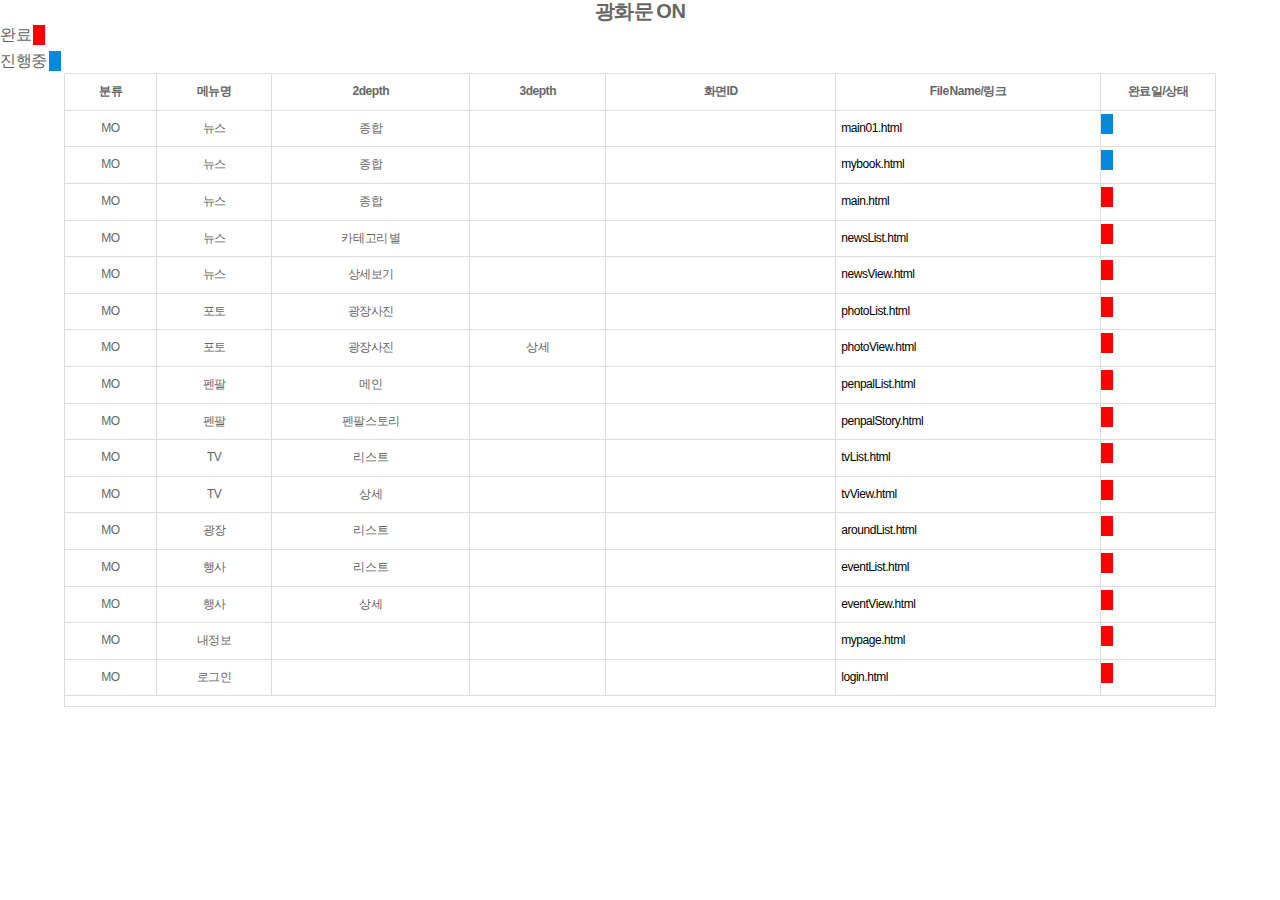
<file: index.html>
<!DOCTYPE html>
<html lang="ko">

<head>
  <meta charset="utf-8" />
  <meta http-equiv="X-UA-Compatible" content="IE=edge" />
  <meta name="viewport"
    content="width=device-width, initial-scale=1.0, maximum-scale=1.0, minimum-scale=1.0, user-scalable=1, target-densitydpi=medium-dpi" />
  <title>광화문 ON 사이트맵</title>
  <link rel="stylesheet" type="text/css" href="./css/style.css" />
  <style type="text/css">
    body,
    html,
    td,
    h1,
    th {
      font-family: "Nanum Gothic", "맑은 고딕", "돋움", Dotum, AppleGothic,
        Helvetica, sans-serif;
      background: #fff;
      color: #666;
    }

    h1 {
      width: 100%;
      height: 22px;
      line-height: 22px;
      text-align: center;
      font-size: 20px;
      font-weight: bold;
    }

    table {
      border-right: 1px solid #ddd;
      border-bottom: 1px solid #ddd;
    }

    th {
      background: #eee;
    }

    th,
    td {
      padding: 5px 5px;
      border-top: 1px solid #ddd;
      border-left: 1px solid #ddd;
      font-size: 12px;
      background: #fff;
      text-align: center;
    }

    td a {
      text-decoration: underline;
      color: blue;
      display: block;
    }

    td a:hover {
      text-decoration: underline;
      color: red;
      display: block;
    }

    /*ㅇㄹㅇ*/
    td:nth-child(3) {
      text-align: center;
    }

    td:nth-child(6) {
      text-align: left;
    }

    td {
      position: relative;
    }

    .r:after,
    .ok:after {
      background: red;
      font-weight: 700;
      color: #085e77;

      text-align: center;
      content: "";
      display: inline-block;
      width: 12px;
      height: 20px;
      position: absolute;
      /*left:0; top:30%;
		border:1px solid red;*/
    }

    .b:after,
    .ing:after {
      background: #0788da;
      font-weight: 700;
      color: #fff;
      text-align: center;
      content: "";
      display: inline-block;
      width: 12px;
      height: 20px;
      /*position:absolute;
		left:0; top:30%;*/
    }

    td.r:after,
    td.ok:after {
      background: red;
      font-weight: 700;
      color: #085e77;

      text-align: center;
      content: "";
      display: inline-block;
      width: 12px;
      height: 20px;
      position: absolute;
      left: 0;
      top: 3px;
    }

    td.b:after,
    td.ing:after {
      background: #0788da;
      font-weight: 700;
      color: #fff;
      text-align: center;
      content: "";
      display: inline-block;
      width: 12px;
      height: 20px;
      position: absolute;
      left: 0;
      top: 3px;
    }

    /*tab-control*/
    .tab-control .tabs {
      padding-left: 0;
      list-style: none;
      margin: 0 !important;
      z-index: 2;
    }

    .tab-control .tabs li ul,
    .tab-control .tabs li ol {
      list-style: none;
      padding-left: 25px;
    }

    .tab-control .tabs:before,
    .tab-control .tabs:after {
      display: table;
      content: "";
    }

    .tab-control .tabs:after {
      clear: both;
    }

    .tab-control .tabs>li {
      background-color: #ffffff;
      display: block;
      float: left;
      margin-left: 5px;
      position: relative;
    }

    .tab-control .tabs>li>a {
      border: 1px #eeeeee solid;
      display: block;
      float: left;
      padding: 5px 10px;
      z-index: 10;
      top: 0;
      left: 0;
      color: inherit;
      background-color: #eeeeee;
    }

    .tab-control .tabs>li.active a {
      border-bottom-color: #ffffff;
      background-color: #ffffff;
      border-top: 2px #e51400 solid;
    }

    .tab-control .tabs>li.active:hover a {
      background-color: #ffffff;
      color: #1d1d1d;
    }

    .tab-control .tabs>li:hover a {
      background-color: #d5d5d5;
      color: #ffffff;
    }

    .tab-control .tabs>li.place-right {
      float: right;
      margin-right: 5px;
      margin-left: auto;
    }

    .tab-control .tabs.no-spaces>li {
      margin-left: 0;
    }

    .tab-control .frames {
      z-index: 1;
      border: 1px #eeeeee solid;
      margin-top: -1px;
    }

    .tab-control .frames .frame {
      display: none;
    }

    .tab-control .frames .frame:first-child {
      display: block;
    }

    .tab-control .frame {
      padding: 20px;
    }

    a:visited {
      color: red;
    }

    @media (max-width: 1016px) {
      .hidden-phone {
        display: none;
      }
    }
  </style>
</head>

<body>
  <div id="wrap">
    <h1>광화문 ON</h1>
    완료
    <span class="ok r" style="width: 10px; height: 15px; display: inline-block"></span><br />
    진행중
    <span class="ing b" style="width: 10px; height: 15px; display: inline-block"></span><br />

    <div class="frame" id="page_1">
      <table cellpadding="0" cellspacing="0" width="90%" style="margin: 0 auto">
        <colgroup>
          <col style="width: 8%" />
          <col style="width: 10%" />
          <col style="" />
          <col style="" />
          <col style="width: 20%" />
          <col style="" />
          <col style="width: 10%" />
        </colgroup>
        <thead>
          <tr>
            <th>분류</th>
            <th>메뉴명</th>
            <th>2depth</th>
            <th>3depth</th>
            <th>화면ID</th>
            <th>File Name/링크</th>
            <th>완료일/상태</th>
          </tr>
        </thead>
        <!---->
        <tbody>
          <tr>
            <td>MO</td>
            <td>뉴스</td>
            <td>종합</td>
            <td></td>
            <td></td>
            <td><a href="./html/main01.html">main01.html</a></td>
            <td class="b"></td>
          </tr>
          <tr>
            <td>MO</td>
            <td>뉴스</td>
            <td>종합</td>
            <td></td>
            <td></td>
            <td><a href="./html/mybook.html">mybook.html</a></td>
            <td class="b"></td>
          </tr>
          <tr>
            <td>MO</td>
            <td>뉴스</td>
            <td>종합</td>
            <td></td>
            <td></td>
            <td><a href="./html/main.html">main.html</a></td>
            <td class="r"></td>
          </tr>
          <tr>
            <td>MO</td>
            <td>뉴스</td>
            <td>카테고리 별</td>
            <td></td>
            <td></td>
            <td><a href="./html/newsList.html">newsList.html</a></td>
            <td class="r"></td>
          </tr>
          <tr>
            <td>MO</td>
            <td>뉴스</td>
            <td>상세보기</td>
            <td></td>
            <td></td>
            <td><a href="./html/newsView.html">newsView.html</a></td>
            <td class="r"></td>
          </tr>
          <tr>
            <td>MO</td>
            <td>포토</td>
            <td>광장사진</td>
            <td></td>
            <td></td>
            <td><a href="./html/photoList.html">photoList.html</a></td>
            <td class="r"></td>
          </tr>
          <tr>
            <td>MO</td>
            <td>포토</td>
            <td>광장사진</td>
            <td>상세</td>
            <td></td>
            <td><a href="./html/photoView.html">photoView.html</a></td>
            <td class="r"></td>
          </tr>
          <tr>
            <td>MO</td>
            <td>펜팔</td>
            <td>메인</td>
            <td></td>
            <td></td>
            <td><a href="./html/penpalList.html">penpalList.html</a></td>
            <td class="r"></td>
          </tr>
          <tr>
            <td>MO</td>
            <td>펜팔</td>
            <td>펜팔스토리</td>
            <td></td>
            <td></td>
            <td><a href="./html/penpalStory.html">penpalStory.html</a></td>
            <td class="r"></td>
          </tr>

          <tr>
            <td>MO</td>
            <td>TV</td>
            <td>리스트</td>
            <td></td>
            <td></td>
            <td><a href="./html/tvList.html">tvList.html</a></td>
            <td class="r"></td>
          </tr>
          <tr>
            <td>MO</td>
            <td>TV</td>
            <td>상세</td>
            <td></td>
            <td></td>
            <td><a href="./html/tvView.html">tvView.html</a></td>
            <td class="r"></td>
          </tr>

          <tr>
            <td>MO</td>
            <td>광장</td>
            <td>리스트</td>
            <td></td>
            <td></td>
            <td><a href="./html/aroundList.html">aroundList.html</a></td>
            <td class="r"></td>
          </tr>

          <tr>
            <td>MO</td>
            <td>행사</td>
            <td>리스트</td>
            <td></td>
            <td></td>
            <td><a href="./html/eventList.html">eventList.html</a></td>
            <td class="r"></td>
          </tr>
          <tr>
            <td>MO</td>
            <td>행사</td>
            <td>상세</td>
            <td></td>
            <td></td>
            <td><a href="./html/eventView.html">eventView.html</a></td>
            <td class="r"></td>
          </tr>

          <tr>
            <td>MO</td>
            <td>내정보</td>
            <td></td>
            <td></td>
            <td></td>
            <td><a href="./html/mypage.html">mypage.html</a></td>
            <td class="r"></td>
          </tr>
          <tr>
            <td>MO</td>
            <td>로그인</td>
            <td></td>
            <td></td>
            <td></td>
            <td><a href="./html/login.html">login.html</a></td>
            <td class="r"></td>
          </tr>

          <tr>
            <td colspan="7"></td>
          </tr>
        </tbody>
      </table>
    </div>
    <!-- //공통 -->
  </div>
</body>

</html>
</file>
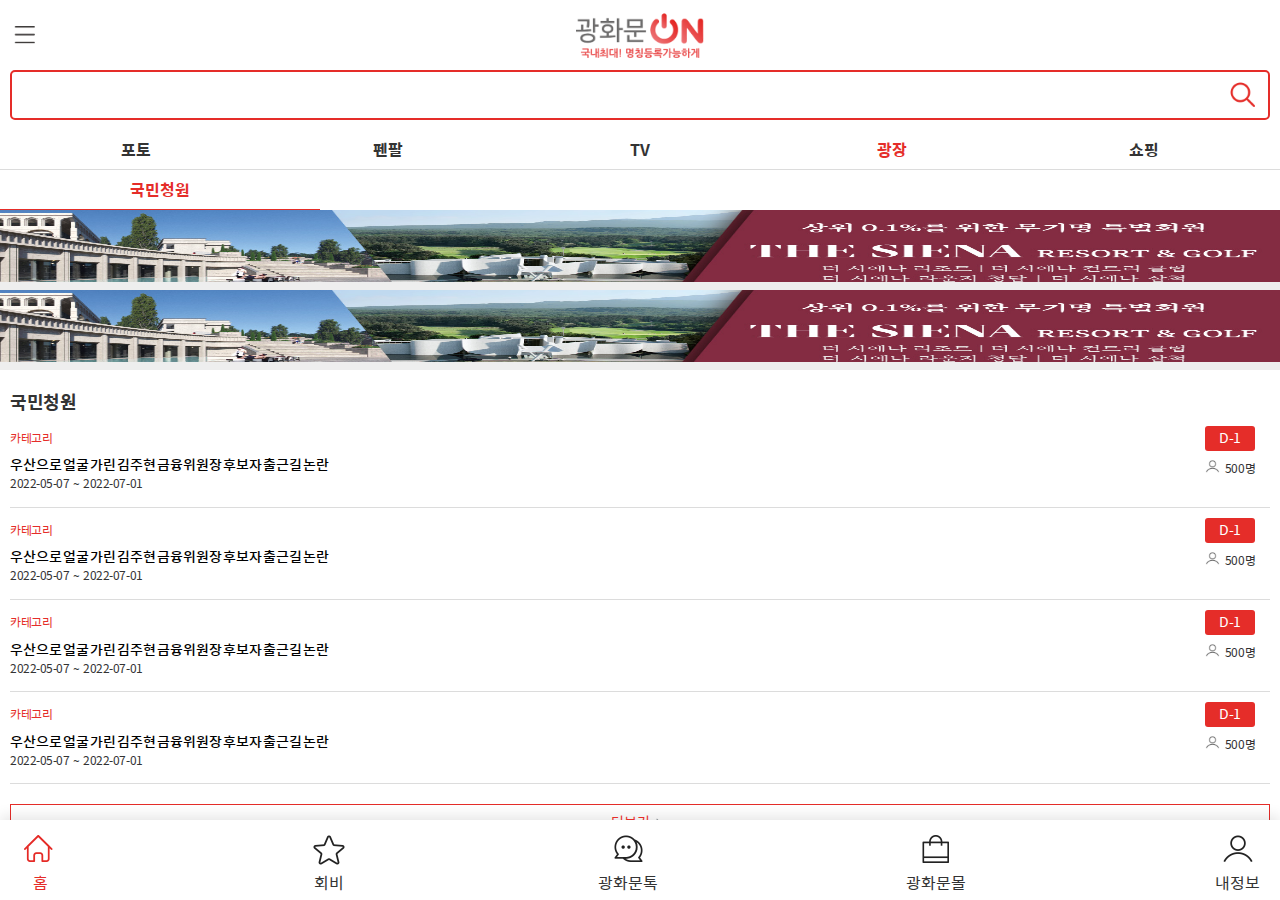
<file: html/aroundList.html>
<!DOCTYPE html>
<html lang="en">
  <head>
    <meta charset="UTF-8" />
    <meta http-equiv="X-UA-Compatible" content="IE=edge" />
    <meta name="viewport" content="width=device-width, initial-scale=1.0" />
    <title>Document</title>
    <link rel="stylesheet" href="../css/style.css" />

    <link
      rel="stylesheet"
      href="https://unpkg.com/swiper/swiper-bundle.min.css"
    />
    <script type="text/javascript" src="../js/jquery-1.12.4.min.js"></script>
    <script type="text/javascript" src="../js/front.js"></script>
  </head>
  <body>
    <div id="wrap">
      <header>
        <h1>
          <button type="button">로고</button>
        </h1>
        <button type="button" class="menu" onclick="openNav()">빠른메뉴</button>

        <div class="search-wrap">
          <input type="search" placeholder="" />
          <button type="button" class="ic search">검색</button>
        </div>
      </header>

      <div class="nav-wrap">
        <nav>
          <button type="button">뉴스</button>
          <button type="button">포토</button>
          <button type="button">펜팔</button>
          <button type="button">TV</button>
          <button type="button" class="on">광장</button>
          <button type="button">쇼핑</button>
          <button type="button">행사</button>
        </nav>
      </div>
      <!--//nav-wrap-->

      <section class="">
        <div class="tab-list flex0">
          <button type="button" class="on" style="width: 25%">국민청원</button>
        </div>

        <section class="banner-wrap">
          <a href="#non"><img src="../images/banner.jpg" alt="" /></a>
        </section>

        <section class="banner-wrap">
          <a href="#non"><img src="../images/banner.jpg" alt="" /></a>
        </section>

        <div class="around-list">
          <h2 class="title">국민청원</h2>
          <ul>
            <li>
              <div>
                <span class="category">카테고리</span>
                <button type="button">
                  우산으로 얼굴 가린 김주현 금융위원장 후보자 출근길 논란
                </button>
                <div>2022-05-07 ~ 2022-07-01</div>
              </div>
              <div>
                <span class="dday">D-1</span>
                <span class="join">500명</span>
              </div>
            </li>
            <li>
              <div>
                <span class="category">카테고리</span>
                <button type="button">
                  우산으로 얼굴 가린 김주현 금융위원장 후보자 출근길 논란
                </button>
                <div>2022-05-07 ~ 2022-07-01</div>
              </div>
              <div>
                <span class="dday">D-1</span>
                <span class="join">500명</span>
              </div>
            </li>
            <li>
              <div>
                <span class="category">카테고리</span>
                <button type="button">
                  우산으로 얼굴 가린 김주현 금융위원장 후보자 출근길 논란
                </button>
                <div>2022-05-07 ~ 2022-07-01</div>
              </div>
              <div>
                <span class="dday">D-1</span>
                <span class="join">500명</span>
              </div>
            </li>
            <li>
              <div>
                <span class="category">카테고리</span>
                <button type="button">
                  우산으로 얼굴 가린 김주현 금융위원장 후보자 출근길 논란
                </button>
                <div>2022-05-07 ~ 2022-07-01</div>
              </div>
              <div>
                <span class="dday">D-1</span>
                <span class="join">500명</span>
              </div>
            </li>
          </ul>

          <div class="more mt20">
            <button type="button">더보기</button>
          </div>
        </div>
      </section>
      <!--//main-wrap-->
    </div>
    <!--//wrap-->
    <footer>
      <button type="button" class="home on"><i></i>홈</button>
      <button type="button" class="pay"><i></i>회비</button>
      <button type="button" class="talk"><i></i>광화문톡</button>
      <button type="button" class="mall"><i></i>광화문몰</button>
      <button type="button" class="mypage"><i></i>내정보</button>
    </footer>
  </body>
</html>
</file>
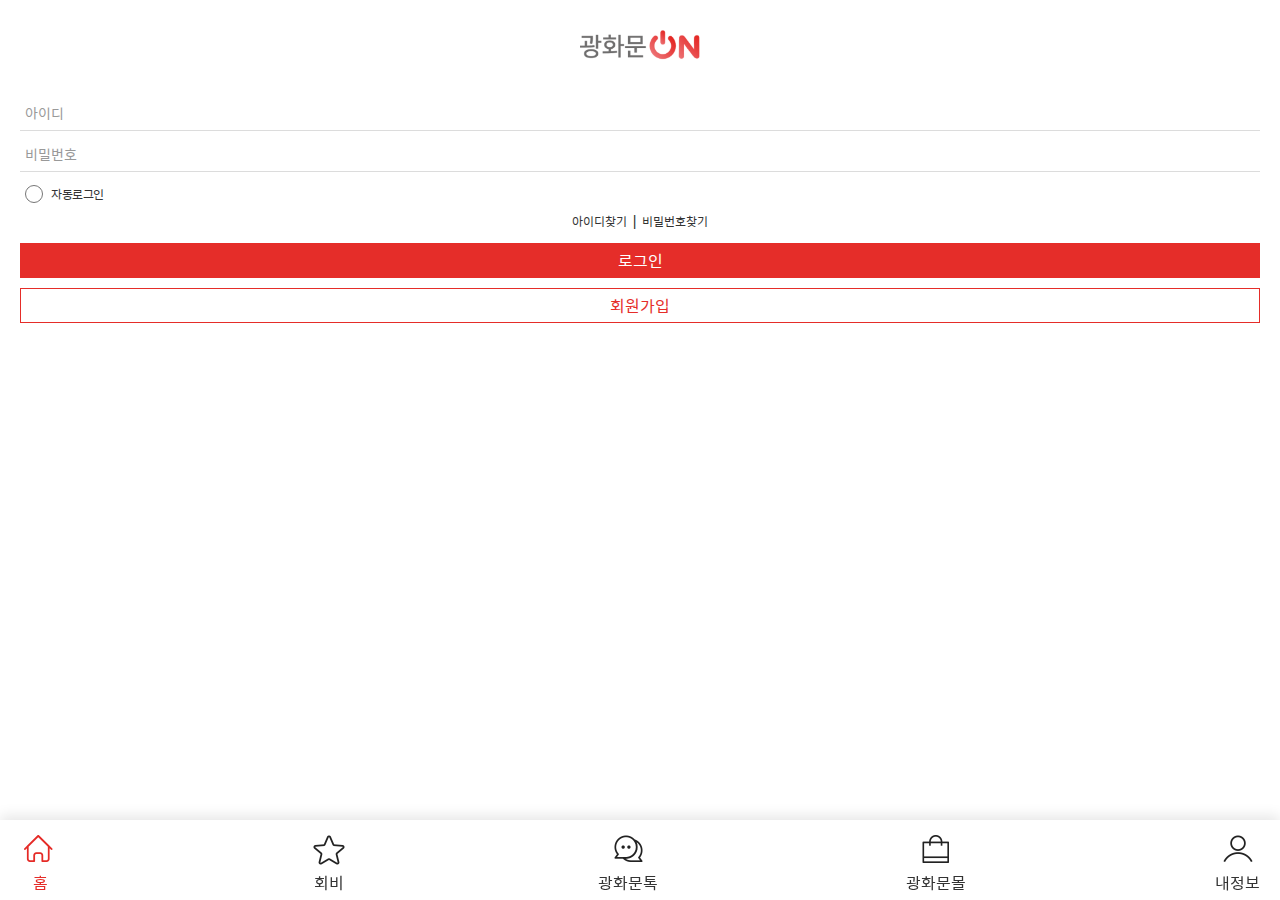
<file: html/login.html>
<!DOCTYPE html>
<html lang="en">
  <head>
    <meta charset="UTF-8" />
    <meta http-equiv="X-UA-Compatible" content="IE=edge" />
    <meta name="viewport" content="width=device-width, initial-scale=1.0" />
    <title>Document</title>
    <link rel="stylesheet" href="../css/style.css" />

    <link
      rel="stylesheet"
      href="https://unpkg.com/swiper/swiper-bundle.min.css"
    />
    <script type="text/javascript" src="../js/jquery-1.12.4.min.js"></script>
    <script type="text/javascript" src="../js/front.js"></script>
  </head>
  <body>
    <div id="wrap">
      <div class="login-wrap">
        <div class="logo">광화문 ON</div>
        <div class="login-input">
          <ul>
            <li><input type="text" placeholder="아이디" /></li>
            <li><input type="text" placeholder="비밀번호" /></li>
          </ul>
          <div class="flex-left">
            <input type="radio" id="auto" />
            <label for="auto">자동로그인</label>
          </div>
        </div>

        <div class="login-find tc">
          <button type="button">아이디 찾기</button> <small>|</small>
          <button type="button">비밀번호 찾기</button>
        </div>

        <div class="login-btn">
          <button type="button" class="login">로그인</button>
          <button type="button" class="join">회원가입</button>
        </div>
      </div>
    </div>
    <!--//wrap-->
    <footer class="fixed">
      <button type="button" class="home on"><i></i>홈</button>
      <button type="button" class="pay"><i></i>회비</button>
      <button type="button" class="talk"><i></i>광화문톡</button>
      <button type="button" class="mall"><i></i>광화문몰</button>
      <button type="button" class="mypage"><i></i>내정보</button>
    </footer>
  </body>
</html>
</file>
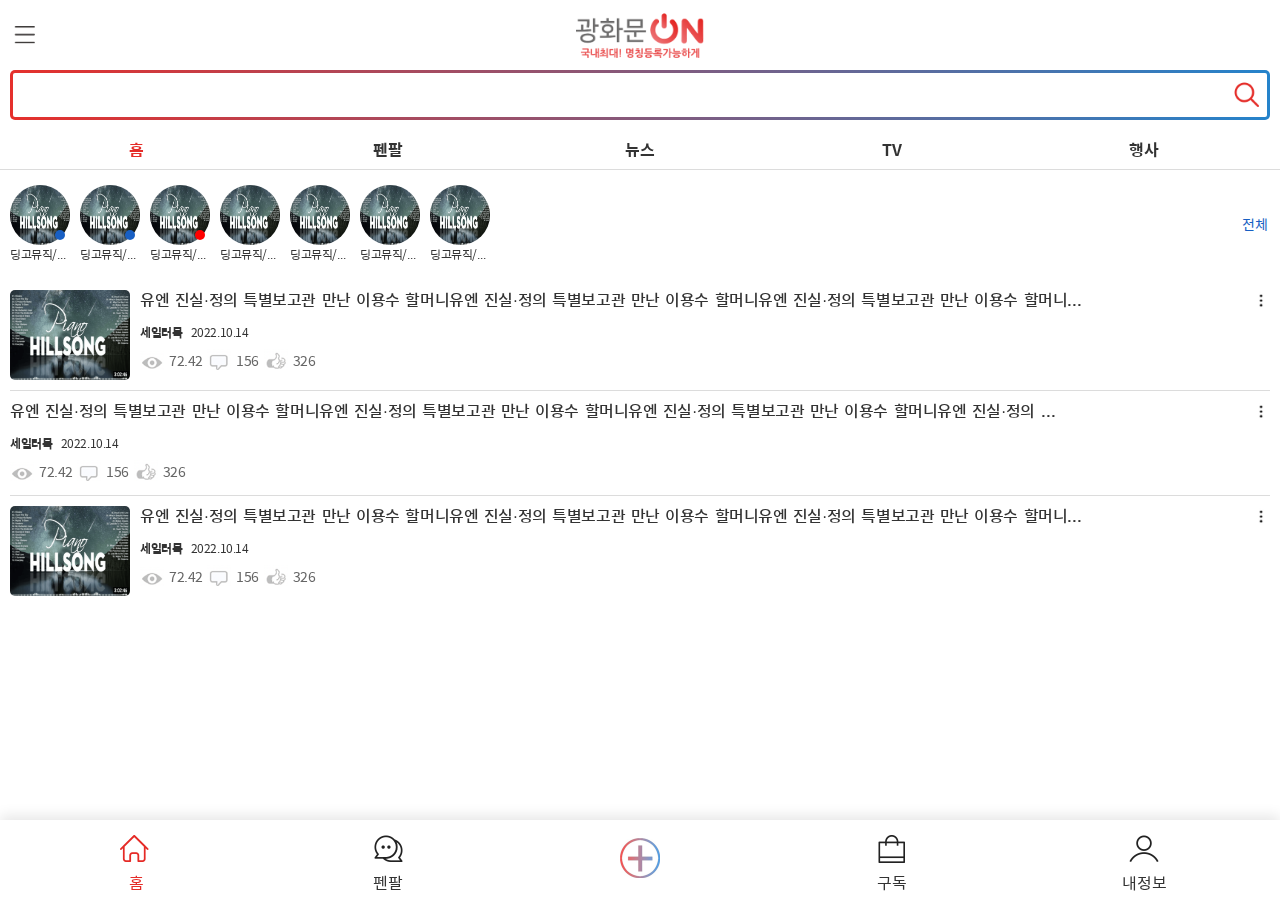
<file: html/mybook.html>
<!DOCTYPE html>
<html lang="en" xmlns="">

<head>
  <meta charset="UTF-8" />
  <meta http-equiv="X-UA-Compatible" content="IE=edge" />
  <meta name="viewport" content="width=device-width, initial-scale=1.0" />
  <title>Document</title>

  <!--  <link rel="stylesheet" href="https://unpkg.com/swiper/swiper-bundle.min.css" />-->
  <link rel="stylesheet" href="../css/main.css" />
  <script type="text/javascript" src="../js/jquery-3.4.1.min.js"></script>
  <script type="text/javascript" src="../js/front.js"></script>
</head>

<body>
  <div id="wrap">
    <header id="header" class="">
      <h1>
        <button type="button">로고</button>
      </h1>
      <button type="button" class="menu" onclick="openNav()">빠른메뉴</button>

      <div class="search-wrap">
        <input type="search" placeholder="" />
        <button type="button" class="ic search">검색</button>
      </div>
    </header>

    <div id="mySidepanel" class="sidepanel side-menu" style="">
      <div class="inner" id="left-menu">
        <div class="side-header"><i class="ic login"></i> 로그인하세요</div>
        <div class="side-cont">
          <div class="ect-list">
            <button type="button"><i class="ic checkin"></i>체크인</button>
            <button type="button"><i class="ic notice"></i>공지/알림</button>
            <button type="button"><i class="ic pay"></i>회비</button>
          </div>
          <button type="button" class="app">광화문 ON 앱으로 보기</button>

          <div class="nav-list">
            <button type="button" class="news"><i></i>뉴스</button>
            <button type="button" class="around"><i></i>광장</button>
            <button type="button" class="tv"><i></i>TV</button>
            <button type="button" class="shopping"><i></i>쇼핑</button>
            <button type="button" class="event"><i></i>행사</button>
          </div>

          <div class="site-list">
            <h2 class="title">제휴사이트 바로가기</h2>
            <div class="list">
              <button type="button"><i></i>자유일보</button>
              <button type="button"><i></i>설교학교</button>
              <button type="button"><i></i>교민청</button>
              <button type="button"><i></i>대국본</button>
            </div>
          </div>
        </div>
        <!--//wrap-->
        <div class="fnb-list">
          <button type="button">내정보</button>
          <button type="button">개인약관</button>
        </div>
        <a href="javascript:void(0)" class="close" onclick="closeNav()">닫기</a>
      </div>
      <!--//inner-->
      <div class="bgDim"></div>
    </div>
    <!--//sidepanel-->

    <div class="nav-wrap">
      <nav>
        <button type="button" class="on">홈</button>
        <button type="button">펜팔</button>
        <button type="button">뉴스</button>
        <button type="button">TV</button>
        <button type="button">행사</button>
      </nav>
    </div>
    <!--//nav-wrap-->
    <main>

      <div class="mybook-list flex-justify">
        <div class="list">
          <div>
            <button><img src="../images/img-banner-03.png" alt="" /></button>
            <span>딩고뮤직/스우파맨</span>
            <em>on</em>

          </div>
          <div>
            <button><img src="../images/img-banner-03.png" alt="" /></button>
            <span>딩고뮤직/스우파맨</span>
            <em>on</em>
          </div>
          <div>
            <button><img src="../images/img-banner-03.png" alt="" /></button>
            <span>딩고뮤직/스우파맨</span>
            <em style="background-color: red ;">on</em>
          </div>
          <div>
            <button><img src="../images/img-banner-03.png" alt="" /></button>
            <span>딩고뮤직/스우파맨</span>
          </div>
          <div>
            <button><img src="../images/img-banner-03.png" alt="" /></button>
            <span>딩고뮤직/스우파맨</span>
          </div>
          <div>
            <button><img src="../images/img-banner-03.png" alt="" /></button>
            <span>딩고뮤직/스우파맨</span>
          </div>
          <div>
            <button><img src="../images/img-banner-03.png" alt="" /></button>
            <span>딩고뮤직/스우파맨</span>
          </div>

        </div>
        <button class="btn-all">
          전체
        </button>
      </div>

      <section class="mybook-wrap">

        <div class="cont">

          <div class="photo">
            <button>
              <img src="../images/img-banner-03.png" alt="" />
            </button>
          </div>
          <div class="text">
            <div class="txt">
              유엔 진실·정의 특별보고관 만난 이용수 할머니유엔 진실·정의
              특별보고관 만난 이용수 할머니유엔 진실·정의 특별보고관 만난 이용수 할머니유엔 진실·정의
              특별보고관 만난 이용수 할머니
            </div>



            <div class="">
              <div class="date">
                <b>세일러목</b> <span class="date">2022.10.14</span>
              </div>
              <div class="etc-cont">
                <span class="view"><i></i>72.42</span>
                <span class="comment"><i></i>156</span>
                <span class="like"><i></i>326</span>
              </div>

            </div>
            <button class="more " onclick="document.getElementById('myModal').style.display='block'">구독</button>

          </div>


        </div>
        <!--//cont-->
        <div class="cont">


          <div class="text">
            <div class="txt">
              유엔 진실·정의 특별보고관 만난 이용수 할머니유엔 진실·정의
              특별보고관 만난 이용수 할머니유엔 진실·정의 특별보고관 만난 이용수 할머니유엔 진실·정의
              특별보고관 만난 이용수 할머니
            </div>



            <div class="">
              <div class="date">
                <b>세일러목</b> <span class="date">2022.10.14</span>
              </div>
              <div class="etc-cont">
                <span class="view"><i></i>72.42</span>
                <span class="comment"><i></i>156</span>
                <span class="like"><i></i>326</span>
              </div>

            </div>
            <button class="more " onclick="document.getElementById('myModal').style.display='block'">구독</button>

          </div>


        </div>
        <!--//cont-->
        <div class="cont">

          <div class="photo">
            <button>
              <img src="../images/img-banner-03.png" alt="" />
            </button>
          </div>
          <div class="text">
            <div class="txt">
              유엔 진실·정의 특별보고관 만난 이용수 할머니유엔 진실·정의
              특별보고관 만난 이용수 할머니유엔 진실·정의 특별보고관 만난 이용수 할머니유엔 진실·정의
              특별보고관 만난 이용수 할머니
            </div>



            <div class="">
              <div class="date">
                <b>세일러목</b> <span class="date">2022.10.14</span>
              </div>
              <div class="etc-cont">
                <span class="view"><i></i>72.42</span>
                <span class="comment"><i></i>156</span>
                <span class="like"><i></i>326</span>
              </div>

            </div>
            <button class="more " onclick="document.getElementById('myModal').style.display='block'">구독</button>

          </div>


        </div>
        <!--//cont-->

      </section>

      <div id="myModal" class="modal-cont">
        <div class="cont modal-close">
          <button class="text-red" onclick="modal.style.display='none'"><span class="img"><img
                src="../images/img-banner-03.png" alt="" /></span> 구독취소</button>
          <button onclick="modal.style.display='none'"><span class="img"><img src="../images/img-banner-03.png"
                alt="" /></span> 숨기기</button>
        </div>
      </div>

      <script>
        // Get the modal
        var modal = document.getElementById('myModal');

        // When the user clicks anywhere outside of the modal, close it
        window.onclick = function (event) {
          if (event.target == modal) {
            modal.style.display = "none";
          }
        }
      </script>



    </main>
  </div>
  <!--//wrap-->
  <footer class="">
    <button type="button" class="home on"><i></i>홈</button>
    <button type="button" class="talk"><i></i>펜팔</button>
    <button type="button" class="add"><i></i></button>
    <button type="button" class="mall"><i></i>구독</button>
    <button type="button" class="mypage"><i></i>내정보</button>
  </footer>
</body>

</html>
</file>
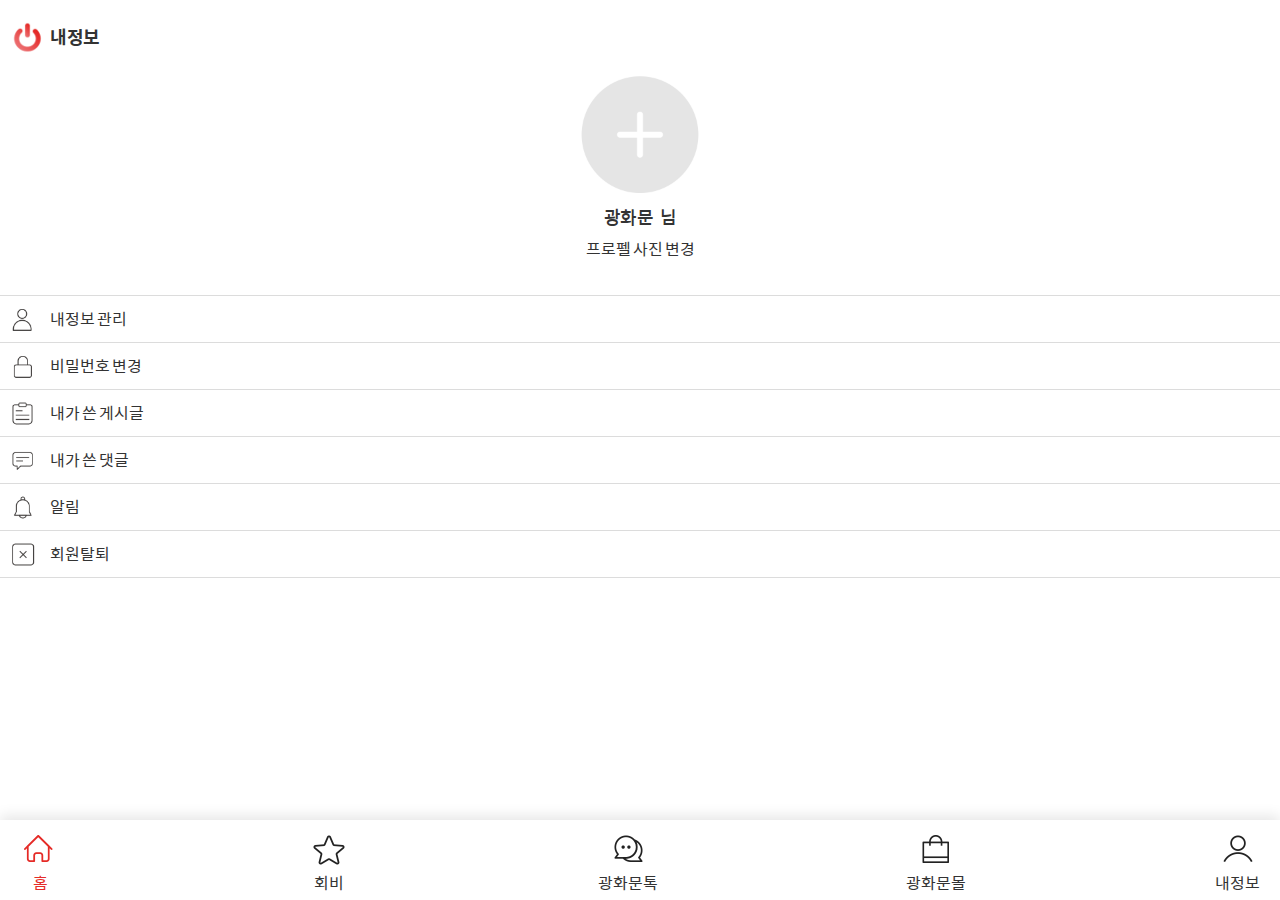
<file: html/mypage.html>
<!DOCTYPE html>
<html lang="en">
  <head>
    <meta charset="UTF-8" />
    <meta http-equiv="X-UA-Compatible" content="IE=edge" />
    <meta name="viewport" content="width=device-width, initial-scale=1.0" />
    <title>Document</title>
    <link rel="stylesheet" href="../css/style.css" />

    <link
      rel="stylesheet"
      href="https://unpkg.com/swiper/swiper-bundle.min.css"
    />
    <script type="text/javascript" src="../js/jquery-1.12.4.min.js"></script>
    <script type="text/javascript" src="../js/front.js"></script>
  </head>
  <body>
    <div id="wrap">
      <div class="mypage-wrap">
        <div class="mypage-header"><i class="ic login"></i> 내정보</div>
        <div class="mypage-profile">
          <button class="add"></button>
          <div class="name">광화문 님</div>
          <button type="btn">프로펠 사진 변경</button>
        </div>

        <div class="mypage-list">
          <button type="button" class="info">내정보 관리</button>
          <button type="button" class="pw">비밀번호 변경</button>
          <button type="button" class="my-list">내가 쓴 게시글</button>
          <button type="button" class="my-comment">내가 쓴 댓글</button>
          <button type="button" class="notice">알림</button>
          <button type="button" class="secession">회원탈퇴</button>
        </div>
      </div>
    </div>
    <!--//wrap-->
    <footer>
      <button type="button" class="home on"><i></i>홈</button>
      <button type="button" class="pay"><i></i>회비</button>
      <button type="button" class="talk"><i></i>광화문톡</button>
      <button type="button" class="mall"><i></i>광화문몰</button>
      <button type="button" class="mypage"><i></i>내정보</button>
    </footer>
  </body>
</html>
</file>
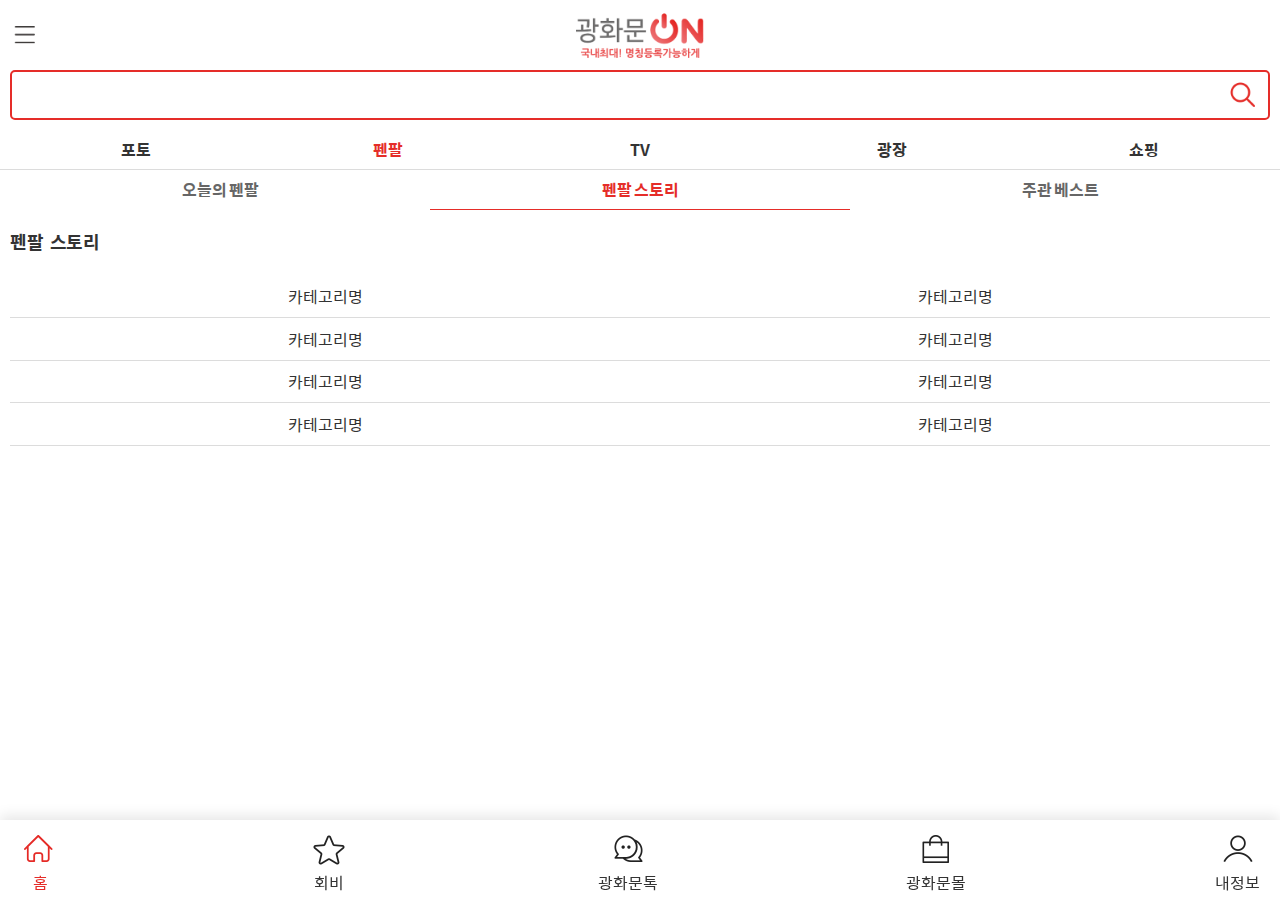
<file: html/penpalStory.html>
<!DOCTYPE html>
<html lang="en">
  <head>
    <meta charset="UTF-8" />
    <meta http-equiv="X-UA-Compatible" content="IE=edge" />
    <meta name="viewport" content="width=device-width, initial-scale=1.0" />
    <title>Document</title>
    <link rel="stylesheet" href="../css/style.css" />

    <link
      rel="stylesheet"
      href="https://unpkg.com/swiper/swiper-bundle.min.css"
    />
    <script type="text/javascript" src="../js/jquery-1.12.4.min.js"></script>
    <script type="text/javascript" src="../js/front.js"></script>
  </head>
  <body>
    <div id="wrap">
      <header>
        <h1>
          <button type="button">로고</button>
        </h1>
        <button type="button" class="menu" onclick="openNav()">빠른메뉴</button>

        <div class="search-wrap">
          <input type="search" placeholder="" />
          <button type="button" class="ic search">검색</button>
        </div>
      </header>

      <div class="nav-wrap">
        <nav>
          <button type="button">뉴스</button>
          <button type="button">포토</button>
          <button type="button" class="on">펜팔</button>
          <button type="button">TV</button>
          <button type="button">광장</button>
          <button type="button">쇼핑</button>
          <button type="button">행사</button>
        </nav>
      </div>
      <!--//nav-wrap-->

      <section class="content-wrap">
        <div class="tab-list">
          <button type="button" class="">오늘의 펜팔</button>
          <button type="button" class="on">펜팔 스토리</button>
          <button type="button" class="">주관 베스트</button>
        </div>

        <div class="story-wrap mt20">
          <h2 class="title mb20">펜팔 스토리</h2>
          <ul>
            <li>
              <button type="button">카테고리명</button>
            </li>
            <li>
              <button type="button">카테고리명</button>
            </li>
            <li>
              <button type="button">카테고리명</button>
            </li>
            <li>
              <button type="button">카테고리명</button>
            </li>
            <li>
              <button type="button">카테고리명</button>
            </li>
            <li>
              <button type="button">카테고리명</button>
            </li>
            <li>
              <button type="button">카테고리명</button>
            </li>
            <li>
              <button type="button">카테고리명</button>
            </li>
          </ul>
        </div>
      </section>
      <!--//main-wrap-->
    </div>
    <!--//wrap-->
    <footer class="fixed">
      <button type="button" class="home on"><i></i>홈</button>
      <button type="button" class="pay"><i></i>회비</button>
      <button type="button" class="talk"><i></i>광화문톡</button>
      <button type="button" class="mall"><i></i>광화문몰</button>
      <button type="button" class="mypage"><i></i>내정보</button>
    </footer>
  </body>
</html>
</file>
<file: css/style.css>
@import url("font.css");
@import url("default.css");

html,
body {
  margin: 0;
  padding: 0;
  position: relative;
  font-size: 16px;
  line-height: 160%;
  color: #333;
  font-family: "NotoKr", "Malgun Gothic", "맑은 고딕", "Dotum", "돋움",
    "Helvetica", "AppleSDGothicNeo", sans-serif;
  font-weight: 400;
  width: 100%;
  height: 100%;
  word-spacing: -2px;
  letter-spacing: -0.45px;
}

#wrap {
  height: calc(100vh - 80px);
  overflow-y: auto;
}

header {
  position: relative;
  min-height: 50px;
}
header.fixed {
  position: fixed;
  left: 0;
  top: 0;
  width: 100%;
  height: 50px;
  box-shadow: 0px -4px 13px 0 rgba(4, 0, 0, 0.1);
  background-color: #fff;
  z-index: 100;
}
header.fixed .search-wrap {
  display: none;
}

header button.menu {
  width: 30px;
  height: 30px;
  font-size: 0;
  text-indent: -99999px;
  position: absolute;
  left: 10px;
  top: 10px;
  background: url(../images/ic-menu.png) center center no-repeat;
  background-size: 30px;
}

header h1 {
  text-align: center;
  height: 50px;
  display: flex;
  align-items: center;
  justify-content: center;
  background: url(../images/h1-logo.png) center center no-repeat;
  background-size: auto 45px;
  font-size: 0;
  text-indent: -9999px;
  margin-top: 10px;
}

.search-wrap {
  border: 2px solid #e52d29;
  margin: 10px 10px;
  height: 50px;
  border-radius: 5px;
  display: flex;
  justify-content: center;
  align-items: center;
  padding: 0 10px;
}
.search-wrap input[type="search"] {
  height: 35px;
  border: none;
  flex: 1;
}
.search-wrap input[type="search"]:focus {
  border: none;
  outline: none;
}

.search-wrap .ic.search {
  width: 30px;
  height: 30px;
  text-indent: -9999px;
  font-size: 0;
  background: url(../images/ic-search.png) center center no-repeat;
  background-size: 30px;
}

.sidepanel {
  width: 100%;
  height: 100vh;
  position: fixed; /* Stay in place */
  z-index: 1; /* Stay on top */
  top: 0;
  left: 0;
  /* background-color: rgba(0, 0, 0, 0.5);  */
  overflow-x: hidden;
  transition: 0.5s; /* 0.5 second transition effect to slide in the sidepanel */
  opacity: 0;
  /* display: none; */
  z-index: -1;
}

.sidepanel::after {
  content: "";
  position: absolute;
  left: 0;
  top: 0;
  width: 100%;
  height: 100%;
  background-color: rgba(0, 0, 0, 0.5);
  z-index: -1;
}
.sidepanel.on {
  opacity: 1;
  transition: 0.5s;
  width: 100%;
}
#left-menu.on {
  left: 0;
  transition: 0.5s;
}

#left-menu {
  position: absolute;
  left: -100%;
  transition: 0.5s;
}

.sidepanel .inner {
  position: relative;
  width: 90%;
  background-color: #fff;
  height: 100vh;
  padding: 20px 0;
}
.sidepanel .inner .side-header {
  display: flex;
  justify-content: start;
  align-items: center;
  padding: 0 20px 10px 20px;
  border-bottom: 1px solid #dcdcdc;
  font-weight: 600;
  font-size: 20px;
}
.sidepanel .inner .side-header .login {
  width: 40px;
  height: 40px;
  margin-right: 5px;
  background: url(../images/ic-login.png) center center no-repeat;
  background-size: 40px;
}

.sidepanel .inner .side-cont {
  padding: 20px 20px;
  overflow-y: auto;
}

.sidepanel .inner .ect-list {
  display: flex;
  justify-content: space-between;
  align-items: start;
  height: 60px;
  margin-bottom: 20px;
  text-align: center;
  clear: both;
}
.sidepanel .inner .ect-list button {
  height: 73px;
  width: 30%;
  display: flex;
  flex-direction: column;
  align-items: center;
  justify-content: start;
}
.sidepanel .inner .ect-list button i {
  width: 50px;
  height: 50px;
  margin-bottom: 10px;
  font-size: 18px;
  font-weight: 600;
}
.sidepanel .inner .ect-list button .checkin {
  background: url(../images/ic-login-my1.png) center top no-repeat;
  background-size: 40px;
}
.sidepanel .inner .ect-list button .notice {
  background: url(../images/ic-login-my2.png) center top no-repeat;
  background-size: 40px;
}
.sidepanel .inner .ect-list button .pay {
  background: url(../images/ic-login-my3.png) center top no-repeat;
  background-size: 40px;
}

.sidepanel .inner .app {
  border-radius: 25px;
  width: 0;
  height: 40px;
  width: 100%;
  text-align: center;
  display: flex;
  align-items: center;
  justify-content: center;
  color: #fff;
  margin: 30px 0 20px 0;
  background: #e52d29 url(../images/txt-app.png) center center no-repeat;
  font-size: 0;
  background-size: auto 30px;
}

.sidepanel .inner .nav-list {
  border-top: 1px solid #ccc;
  padding: 20px 0;
  display: flex;
  justify-content: flex-start;
  align-items: start;
  flex-wrap: wrap;
}
.sidepanel .inner .nav-list button {
  width: 30%;
  height: 40px;
  display: flex;
  align-items: center;
  margin-right: 5px;
  margin-bottom: 10px;
}
.sidepanel .inner .nav-list button i {
  width: 40px;
  height: 40px;
  margin-right: 5px;
}
.sidepanel .inner .nav-list button.news i {
  background: #e52d29 url(../images/ic-side-01.png) center center no-repeat;
  background-size: 40px;
}

.sidepanel .inner .nav-list button.around i {
  background: #e52d29 url(../images/ic-side-02.png) center center no-repeat;
  background-size: 40px;
}

.sidepanel .inner .nav-list button.tv i {
  background: #e52d29 url(../images/ic-side-03.png) center center no-repeat;
  background-size: 40px;
}

.sidepanel .inner .nav-list button.shopping i {
  background: #e52d29 url(../images/ic-side-04.png) center center no-repeat;
  background-size: 40px;
}

.sidepanel .inner .nav-list button.event i {
  background: #e52d29 url(../images/ic-side-05.png) center center no-repeat;
  background-size: 40px;
}

.sidepanel .inner .site-list {
  border-top: 1px solid #ccc;
  padding: 20px 0;
}
.sidepanel .inner .site-list h2 {
  font-weight: 500;
  margin-bottom: 20px;
}
.sidepanel .inner .site-list .list {
  display: flex;
  justify-content: flex-start;
  align-items: center;
  flex-wrap: wrap;
  background-color: #eee;
  height: 40px;
  border-radius: 5px;
}

.sidepanel .inner .site-list button {
  width: 25%;
  flex: 1;
  font-size: 14px;
  display: flex;
  align-items: center;
  justify-content: center;
  background: url(../images/ic-line.png) right center no-repeat;
  background-size: 1px 10px;
}

.sidepanel .inner .site-list button:last-child {
  background: none;
}

.sidepanel .inner .site-list i {
  width: 25px;
  height: 25px;
  margin-bottom: 5px;
  display: none;
}

.sidepanel .fnb-list {
  display: flex;
  justify-content: space-between;
  align-items: flex-start;
  border-top: 1px solid #ccc;
  position: absolute;
  left: 0;
  bottom: 0;
  width: 100%;
}
.sidepanel .fnb-list button {
  flex: 1;
  display: flex;
  justify-content: center;
  align-items: center;
  background-color: #f2f2f2;
  color: #333;
  height: 50px;
  font-size: 18px;
  padding: 8px 0;
}
.sidepanel .fnb-list button:first-child {
  border-right: 1px solid #ccc;
}

.sidepanel .close {
  width: 30px;
  height: 30px;
  position: absolute;
  right: -30px;
  top: 10px;
  font-size: 0;
  text-indent: -9999px;
  background: url(../images/ic-x-white.svg) center center no-repeat;
}

/*nav-wrap*/
.nav-wrap {
  overflow-x: scroll;
}

.nav-wrap nav {
  display: flex;
  justify-content: center;
  align-items: center;
  height: 40px;
  border-bottom: 1px solid #dcdcdc;
  width: 100%;
  overflow-x: scroll;
  overflow-y: hidden;
  padding: 0 10px;
}

.nav-wrap button {
  font-weight: 600;
  /*flex: 1;*/
  min-width: 20%;
  display: inline-flex;
  justify-content: center;
  text-align: center;
}
.nav-wrap nav button.on {
  color: #e52d29;
}

/*common*/
h2.title {
  font-size: 18px;
  font-weight: 600;
}
h3.title {
  font-size: 16px;
  font-weight: 600;
}

.content-wrap {
  padding: 0 10px;
}
div.more {
  display: flex;
  justify-content: center;
  align-items: center;
  border: 1px solid #e52d29;
}
div.more button {
  width: 100%;
  height: 35px;
  flex: 1;
  color: #e52d29;
  font-size: 14px;
}
div.more button:after {
  content: "";
  width: 20px;
  height: 20px;
  background: url(../images/ic-arrow-right.svg) center center no-repeat;
  background-size: auto 16px;
}

/*footer*/
footer {
  clear: both;
  display: flex;
  justify-content: space-between;
  align-content: center;
  height: 80px;
  padding: 0 20px;
  box-shadow: 0px -4px 13px 0 rgba(4, 0, 0, 0.1);
}
footer.fixed {
  clear: both;
  display: flex;
  justify-content: space-between;
  align-content: center;
  height: 80px;
  padding: 0 20px;
  position: fixed;
  left: 0;
  bottom: 0;
  width: 100%;
}

footer button {
  display: flex;
  flex-direction: column;
  justify-content: center;
  align-items: center;
  text-align: center;
}
footer button i {
  width: 40px;
  height: 40px;
  margin-bottom: 5px;
}

footer button.on {
  color: #e52d29;
}

footer button.home i {
  background: url(../images/ic-foot-01.png) center center no-repeat;
  background-size: 40px;
}
footer button.pay i {
  background: url(../images/ic-foot-02.png) center center no-repeat;
  background-size: 40px;
}
footer button.talk i {
  background: url(../images/ic-foot-03.png) center center no-repeat;
  background-size: 40px;
}
footer button.mall i {
  background: url(../images/ic-foot-04.png) center center no-repeat;
  background-size: 40px;
}
footer button.mypage i {
  background: url(../images/ic-foot-05.png) center center no-repeat;
  background-size: 40px;
}

/*tab-list*/
.tab-list {
  display: flex;
  height: 40px;
  justify-content: start;
  align-items: center;
}
.tab-list button {
  flex: 1;
  color: #666;
  font-weight: 600;
  min-width: 25%;
  height: 100%;
  display: flex;
  justify-content: center;
  align-items: center;
}
.tab-list.flex0 button {
  flex: 0;
  min-width: 25%;
}
.tab-list button.on,
.tab-list button:active {
  border-bottom: 1px solid #e52d29;
  color: #e52d29;
}

/*news-list*/
.news-list {
  border-bottom: 8px solid #eee;
}
.news-list ul li a {
  padding: 10px 20px;
  font-size: 16px;
  display: block;
  overflow: hidden;
  text-overflow: ellipsis;
  width: 100%;
  height: 40px;
  display: -webkit-box;
  -webkit-line-clamp: 1; /* 라인수 */
  -webkit-box-orient: vertical;
  word-wrap: break-word;
  line-height: 28px;
  border-bottom: 1px solid #dcdcdc;
}
.news-list ul li:first-child a {
  background-color: #f2f2f2;
  color: #000;
  font-weight: 600;
}

/*weather-wrap*/
.weather-wrap {
  display: flex;
  justify-content: space-between;
  align-items: center;
  border-bottom: 8px solid #eee;
}
.weather-wrap > div {
  height: 40px;
  flex: 1;
  display: flex;
  justify-content: center;
  align-items: center;
  padding: 10px 10px;
  margin: 10px 0;
}
.weather-wrap > div:first-child {
  border-right: 1px solid #dcdcdc;
}

.weather-wrap i {
  margin-right: 10px;
  vertical-align: middle;
}
.weather-wrap i img {
  height: 35px;
  vertical-align: middle;
}
/*banner-wrap*/
.banner-wrap {
  height: 80px;
  object-fit: cover;
  border-bottom: 8px solid #eee;
  overflow: hidden;
}
.banner-wrap a {
  display: block;
  height: 80px;
  overflow: hidden;
}
.banner-wrap.none {
  border-bottom: none;
}
.banner-wrap img {
  width: 100%;
  height: 100%;
}

/*fnlnews-wrap*/

.fnlnews-wrap {
  border-bottom: 8px solid #eee;
  position: relative;
  padding: 20px 10px;
}
.fnlnews-wrap button.more {
  position: absolute;
  right: 10px;
  top: 20px;
  font-size: 14px;
  background: url(../images/ic-arrow-right.svg) right top no-repeat;
  padding-right: 20px;
  background-size: auto 16px;
  line-height: 18px;
}

.fnlnews-wrap .swiper {
  overflow: hidden;
  margin-top: 10px;
  position: relative;
}

.fnlnews-wrap .swiper .swiper-slide {
  width: 33%;
}
.fnlnews-wrap .swiper .swiper-slide button {
  height: 100%;
  border: 1px solid #dcdcdc;
  vertical-align: top;
}
.fnlnews-wrap .swiper .swiper-slide .photo {
  width: 100%;
  height: auto;
  margin-bottom: 10px;
}
.fnlnews-wrap .swiper .swiper-slide .photo img {
  width: 100%;
  height: 100%;
}

.fnlnews-wrap .swiper .swiper-slide button .txt {
  overflow: hidden;
  text-overflow: ellipsis;
  width: 100%;
  height: 40px;
  display: -webkit-box;
  -webkit-line-clamp: 2; /* 라인수 */
  -webkit-box-orient: vertical;
  word-wrap: break-word;
  line-height: 20px;
  text-align: left;
  padding: 0 10px;
  margin-bottom: 10px;
}

.fnlnews-wrap
  .swiper-pagination.swiper-pagination-progressbar.swiper-pagination-horizontal {
  position: relative;
  width: 100%;
  height: 8px;
  left: 0;
  bottom: -10px !important;
  margin-top: 20px;
  border-radius: 6px;
  overflow: hidden;
}

:root {
  --swiper-theme-color: #e52d29;
}

/*article-wrap*/

.article-wrap {
  border-bottom: 8px solid #eee;
  position: relative;
  padding: 20px 10px;
}
.article-wrap button.more {
  position: absolute;
  right: 10px;
  top: 20px;
  font-size: 14px;
  background: url(../images/ic-arrow-right.svg) right top no-repeat;
  padding-right: 20px;
  background-size: auto 16px;
  line-height: 18px;
}
.article-wrap ul li {
  padding: 10px 0;
  text-align: left;
  border-bottom: 1px solid #dcdcdc;
}
.article-wrap ul li button {
  display: flex;
  justify-content: flex-start;
  align-items: flex-start;
  text-align: left;
}
.article-wrap ul li button .photo {
  width: 140px;
  height: 90px;
  margin-right: 10px;
}
.article-wrap ul li button .photo img {
  width: 100%;
  height: 100%;
}
.article-wrap ul li button .txt {
  flex: 1;
}
.article-wrap ul li button .txt .tit {
  font-weight: 500;
  margin-bottom: 10px;
  overflow: hidden;
  text-overflow: ellipsis;
  width: 100%;
  height: 40px;
  display: -webkit-box;
  -webkit-line-clamp: 2; /* 라인수 */
  -webkit-box-orient: vertical;
  word-wrap: break-word;
  line-height: 20px;
}
.article-wrap ul li button .txt .date {
  font-size: 14px;
  color: #666;
}

/*photo-list*/
.photo-list ul li {
  border-bottom: 1px solid #dcdcdc;
}
.photo-list.typeA ul li button {
  display: block;
  width: 100%;
  padding: 10px 0;
  display: flex;
  justify-content: start;
  align-items: flex-start;
}
.photo-list.typeA ul li button .photo {
  width: 120px;
  height: 70px;
  margin-right: 10px;
}
.photo-list.typeA ul li button .photo img {
  width: 100%;
  height: 100%;
  object-fit: cover;
}
.photo-list.typeA ul li button .txt {
  flex: 1;
}
.photo-list.typeA ul li button .txt .tit {
  font-weight: 500;
  color: #000;
  overflow: hidden;
  text-overflow: ellipsis;
  width: 100%;
  height: 40px;
  display: -webkit-box;
  -webkit-line-clamp: 2; /* 라인수 */
  -webkit-box-orient: vertical;
  word-wrap: break-word;
  font-size: 14px;
  line-height: 20px;
  text-align: left;
  margin-bottom: 10px;
}

.photo-list .name,
.photo-list .date {
  font-size: 12px;
  color: #666;
}

.photo-list div.more {
  margin: 20px 10px;
}

/*.photo-list.typeB */
.photo-list.typeB ul {
  display: flex;
  justify-content: space-between;
  align-items: flex-start;
  flex-wrap: wrap;
}
.photo-list.typeB ul li {
  width: 45%;
  margin: 0 10px 10px 0;
  border-bottom: none;
  text-align: left;
}
.photo-list.typeB ul li button {
  text-align: left;
}
.photo-list.typeB ul li button .photo {
  width: 100%;
  height: auto;
  margin-bottom: 10px;
}
.photo-list.typeB ul li button .photo img {
  width: 100%;
  height: 100%;
}

.photo-list.typeB ul li button .tit {
  font-size: 14px;
  display: flex;
  justify-content: start;
  align-items: flex-start;
}
.photo-list.typeB ul li button .tit b {
  color: #e52d29;
  margin-right: 5px;
}

.photo-list.typeB ul li .txt {
  text-align: left;
  font-size: 14px;
  overflow: hidden;
  text-overflow: ellipsis;
  flex: 1;
  height: 36px;
  display: -webkit-box;
  -webkit-line-clamp: 2; /* 라인수 */
  -webkit-box-orient: vertical;
  word-wrap: break-word;
  font-size: 14px;
  line-height: 18px;
  text-align: left;
  margin-bottom: 5px;
}

/*photo-list.typeC*/
.photo-list.typeC {
}
.photo-list.typeC ul li {
  display: flex;
  justify-content: flex-start;
  align-items: flex-start;
  height: 80px;
  padding: 10px 0;
}
.photo-list.typeC ul li > span {
  color: #e52d29;
  font-weight: bold;
  margin-right: 5px;
  display: inline-block;
}
.photo-list.typeC ul li div.title {
  font-size: 14px;
}
.photo-list.typeC ul li div.title button {
  overflow: hidden;
  text-overflow: ellipsis;
  flex: 1;
  height: 36px;
  display: -webkit-box;
  -webkit-line-clamp: 2; /* 라인수 */
  -webkit-box-orient: vertical;
  word-wrap: break-word;
  font-size: 14px;
  line-height: 18px;
  text-align: left;
}
.photo-list.typeC ul li div.title .etc {
  font-size: 12px;
  color: #666;
}
.photo-list.typeC ul li div.title .etc i {
  vertical-align: sub;
  width: 16px;
  height: 16px;
  margin-right: 5px;
}

.photo-list.typeC ul li div.title .etc span.view i {
  background: url(../images/ic-eye.png) center center no-repeat;
  background-size: 16px;
}
.photo-list.typeC ul li div.title .etc span.comment i {
  background: url(../images/ic-comen.png) center center no-repeat;
  background-size: 16px;
}
.photo-list.typeC ul li div.title .etc span.like i {
  background: url(../images/ic-like-xs.png) center center no-repeat;
  background-size: 16px;
}

.photo-list.typeC ul li .photo {
  width: 120px;
  height: 50px;
  margin-left: 10px;
}
.photo-list.typeC ul li .photo img {
  width: 100%;
  height: 100%;
}

/*photo-list*/
.photo-list .swiper {
  overflow: hidden;
  margin-top: 10px;
  position: relative;
  padding: 10px;
}

.photo-list .swiper .swiper-slide {
  width: 33%;
}
.photo-list .swiper .swiper-slide button {
  height: 100%;
  vertical-align: top;
  text-align: left;
}
.photo-list .swiper .swiper-slide .photo {
  width: 100%;
  height: auto;
  margin-bottom: 10px;
}
.photo-list .swiper .swiper-slide .photo img {
  width: 100%;
  height: 100%;
}

.photo-list .swiper .swiper-slide button .txt {
  overflow: hidden;
  text-overflow: ellipsis;
  width: 100%;
  height: 40px;
  display: -webkit-box;
  -webkit-line-clamp: 2; /* 라인수 */
  -webkit-box-orient: vertical;
  word-wrap: break-word;
  line-height: 20px;
  text-align: left;
  padding: 0 0;
  margin-bottom: 10px;
}

/*notice-wrap*/
.notice-wrap {
  border-bottom: 8px solid #eee;
  padding: 10px;
}
.notice-wrap ul li {
  padding: 10px 0;
  display: flex;
  justify-content: start;
  align-items: center;
  text-align: left;
  border-bottom: 1px solid #dcdcdc;
}
.notice-wrap ul li:last-child {
  border: none;
}
.notice-wrap ul li span {
  border: 1px solid #e52d29;
  font-size: 12px;
  font-weight: 500;
  line-height: 16px;
  padding: 3px 5px;
  height: 20px;
  font-weight: 500;
  color: #e52d29;
  margin-right: 5px;
}
.notice-wrap ul li button {
  font-size: 14px;
  font-weight: 600;
  overflow: hidden;
  text-overflow: ellipsis;
  width: 80%;
  height: 25px;
  display: -webkit-box;
  -webkit-line-clamp: 1; /* 라인수 */
  -webkit-box-orient: vertical;
  word-wrap: break-word;
  line-height: 28px;
  text-align: left;
}
.notice-wrap ul li em {
  font-size: 12px;
  color: #e52d29;
}

/*panpal-list*/
.panpal-list {
  padding: 20px 10px;
}

/*story-wrap*/
.story-wrap ul li {
  border-bottom: 1px solid #dcdcdc;
  padding: 8px 0;
  text-align: center;
  width: 50%;
  float: left;
}

/*around-list*/
.around-list {
  padding: 20px 10px;
}
.around-list ul li {
  border-bottom: 1px solid #dcdcdc;
  padding: 10px 0;
  font-size: 12px;
  display: flex;
  justify-content: flex-start;
  align-items: flex-start;
}
.around-list ul li > div:first-child {
  flex: 1;
}
.around-list ul li > div:last-child {
  width: 80px;
  text-align: center;
  margin-left: 10px;
}
.around-list ul li .category {
  font-size: 12px;
  color: #e52d29;
}
.around-list ul li button {
  font-size: 14px;
  font-weight: 500;
  overflow: hidden;
  text-overflow: ellipsis;
  width: 100%;
  height: 20px;
  display: -webkit-box;
  -webkit-line-clamp: 1; /* 라인수 */
  -webkit-box-orient: vertical;
  word-wrap: break-word;
  line-height: 28px;
  color: #000;
  text-align: left;
}

.around-list ul li .dday {
  background-color: #e52d29;
  color: #fff;
  font-size: 14px;
  border-radius: 3px;
  width: 50px;
  height: 25px;
  text-align: center;
  margin-bottom: 5px;
}
.around-list ul li .join {
  background: url(../images/ic-join.png) left 3px no-repeat;
  padding-left: 20px;
  background-size: 15px;
}

/*event-list*/
.event-list ul li {
  padding: 10px 0;
}
.event-list ul li button {
  height: 80px;
  text-align: left;
  font-size: 12px;
}
.event-list ul li button div:first-child {
  flex: 1;
}
.event-list ul li button .label,
.detail-view .label {
  height: 20px;
  width: 60px;
  text-align: center;
  border-radius: 20px;
  text-align: center;
  font-size: 12px;
  display: flex;
  justify-content: center;
  align-items: center;
  margin-bottom: 5px;
}
.event-list ul li button .label.ing,
.detail-view .label.ing {
  background-color: #e52d29;
  color: #fff;
}
.event-list ul li button .label.end,
.detail-view .label.end {
  background-color: #fff;
  border: 1px solid #ccc;
  color: #e52d29;
}

.event-list .photo {
  width: 120px;
  height: 100%;
}
.event-list .photo img {
  width: 100%;
  height: 100%;
}

.event-list .txt {
  overflow: hidden;
  text-overflow: ellipsis;
  flex: 1;
  height: 36px;
  display: -webkit-box;
  -webkit-line-clamp: 2; /* 라인수 */
  -webkit-box-orient: vertical;
  word-wrap: break-word;
  font-size: 14px;
  line-height: 18px;
  text-align: left;
  margin-bottom: 10px;
}

/*detail-view*/
.detail-view {
  padding: 20px 10px;
  border-bottom: 8px solid #eee;
}

.detail-view .newslogo {
  height: 20px;
  margin-bottom: 5px;
}
.detail-view .newslogo img {
  height: 20px;
}

.detail-view .tit {
  font-size: 20px;
  margin-bottom: 5px;
  font-weight: 600;
}

.detail-view .name,
.detail-view .date {
  font-size: 12px;
}
.detail-view .date {
  font-size: 10px;
  color: #999;
}

.detail-view .etc-cont i {
  width: 20px;
  height: 20px;
  margin-right: 5px;
}
.detail-view .etc-cont > div {
  font-size: 14px;
}
.detail-view .etc-cont > div:first-child {
  width: 35%;
}
.detail-view .etc-cont > div .like {
  border: 1px solid #ccc;
  text-align: center;
  display: flex;
  justify-content: center;
  align-items: center;
  width: 43%;
  float: left;
  margin-right: 5px;
  font-size: 12px;
}
.detail-view .etc-cont > div .like i {
  background: url(../images/ic-hart.png) center center no-repeat;
  background-size: 20px;
}
.detail-view .etc-cont > div .comment {
  border: 1px solid #ccc;
  font-size: 12px;
  text-align: center;
  display: flex;
  justify-content: center;
  align-items: center;
  width: 40%;
  float: left;
}
.detail-view .etc-cont > div .comment i {
  background: url(../images/ic-comment.png) center center no-repeat;
  background-size: 20px;
}
.detail-view .etc-cont > div:last-child {
  width: 50%;
  text-align: right;
}
.detail-view .etc-cont > div:last-child button {
  border: 1px solid #ccc;
  font-size: 12px;
  text-align: center;
  display: inline-flex;
  justify-content: center;
  align-items: center;
  width: 25px;
  height: 25px;
}
.detail-view .etc-cont > div button.small {
  font-size: 10px;
}

.detail-view .etc-cont > div button.share {
  font-size: 13px;
  margin-left: 5px;
  width: 60px;
}
.detail-view .etc-cont > div button.share i {
  width: 20px;
  height: 20px;
  margin-left: 5px;
  background: url(../images/ic-share.png) center center no-repeat;
  background-size: 20px;
}

.detail-view .photo {
  margin: 10px 0;
}
.detail-view .photo img {
  width: 100%;
}

.detail-view .cont {
  margin-bottom: 20px;
  padding-bottom: 60px;
}

.detail-view .share-cont {
}
.detail-view .share-cont button {
  flex: 1;
  border: 1px solid #ccc;
  height: 30px;
  display: flex;
  align-items: center;
  justify-content: center;
  font-size: 14px;
}
.detail-view .share-cont button i {
  width: 20px;
  height: 20px;
  margin-right: 5px;
}
.detail-view .share-cont button.like i {
  background: url(../images/ic-hart.png) center center no-repeat;
  background-size: 20px;
}
.detail-view .share-cont button.share i {
  background: url(../images/ic-share.png) center center no-repeat;
  background-size: 20px;
}

.detail-view .txt-ul {
  font-size: 16px;
  margin-bottom: 20px;
  color: #000;
}
.detail-view .txt-ul ul li span {
  min-width: 20%;
  color: #333;
}

/*tabView-list*/
.tabView-list {
  display: flex;
  justify-content: space-between;
  align-items: center;
  margin-bottom: 20px;
}
.tabView-list button {
  flex: 1;
  height: 40px;
  border: 1px solid #dcdcdc;
}
.tabView-list button.on {
  border: 1px solid #e52d29;
  color: #e52d29;
}

.btn-more button {
  display: block;
  height: 60px;
  width: 100%;
  font-weight: 600;
  font-size: 18px;
  background-color: #e52d29;
  color: #fff;
}

/*photo-detail-view*/
.photo-detail-view {
  border-bottom: 8px solid #dcdcdc;
}
.photo-detail-view .photo {
  height: 250px;
  margin-bottom: 10px;
}
.photo-detail-view .photo img {
  width: 100%;
  height: 100%;
}

.photo-detail-view .tit {
  font-weight: 500;
  padding: 10px 10px;
}

.photo-detail-view .flex-end {
}

.photo-detail-view .flex-end button {
  border: 1px solid #dcdcdc;
  width: 80px;
  height: 35px;
  border-radius: 35px;
  vertical-align: top;
  display: flex;
  justify-content: center;
  align-items: center;
  margin-left: 10px;
}

.photo-detail-view .flex-end button.like i {
  width: 30px;
  height: 30px;
  margin-right: 5px;
  background: url(../images/ic-hart.png) center center no-repeat;
  background-size: 30px;
}

.photo-detail-view .flex-end button.share i {
  width: 30px;
  height: 30px;
  margin-left: 5px;
  background: url(../images/ic-share.png) center center no-repeat;
  background-size: 25px;
}

.photo-detail-view .cont {
  padding: 20px 10px;
}

/*vidio*/
.photo-detail-view.vedio .title .etc-cont {
  font-size: 12px;
  padding: 0 10px;
  margin-bottom: 10px;
}

.photo-detail-view.vedio .title .etc-cont button.share {
  border: 1px solid #dcdcdc;
  width: 80px;
  height: 35px;
  border-radius: 35px;
  vertical-align: top;
  display: flex;
  justify-content: center;
  align-items: center;
  margin-left: 10px;
  font-size: 16px;
}
.photo-detail-view.vedio .title .etc-cont button.share i {
  width: 30px;
  height: 30px;
  margin-left: 5px;
  background: url(../images/ic-share.png) center center no-repeat;
  background-size: 20px;
}

/*comment-wrap*/
.comment-wrap {
  padding: 20px 10px;

  clear: both;
}
.comment-wrap .more {
  border: none;
  margin-top: 10px;
}
.comment-wrap .more button {
  color: #333;
  font-size: 16px;
}
.comment-tit {
  font-weight: 400;
  font-size: 18px;
}

.comment-tit span {
  color: #e52d29;
}

.comment-input {
  margin-top: 10px;
  margin-bottom: 10px;
  border-bottom: 1px solid #dcdcdc;
  font-size: 14px;
}

.comment-input input {
  border: 1px solid #e52d29;
  border-radius: 0;
  height: 35px;
  margin-bottom: 5px;
  width: 100%;
  padding-left: 5px;
  box-sizing: border-box;
}
.comment-input input:focus {
  outline: none;
}
.comment-input select {
  font-size: 14px;
  border: none;
  margin-bottom: 5px;
}

.comment-cont {
  border-bottom: 1px solid #dcdcdc;
  padding: 10px 0;
  font-size: 14px;
  text-align: left;
}
.comment-cont .nikname {
  color: #666;
  display: flex;
  justify-content: space-between;
  text-align: left;
}
.comment-cont .nikname > div {
  flex: 1;
  text-align: left;
}
.comment-cont .nikname > div:last-child {
  text-align: right;
}

.comment-cont .nikname em {
  font-size: 12px;
  font-style: normal;
}

.comment-cont .txt {
  font-weight: 500;
  font-size: 14px;
  line-height: 18px;
  margin-bottom: 10px;
  text-align: left;
}

.comment-cont .declaration {
  background: url(../images/ic-singo.png) center center no-repeat;
  background-size: 20px;
  text-indent: -9999px;
  font-size: 0;
  width: 20px;
  height: 20px;
}

.comment-cont .etc {
  margin-top: 5px;
  display: flex;
  justify-content: space-between;
  align-items: flex-start;
}
.comment-cont .etc i {
  font-size: 12px;
  width: 40px;
  height: 20px;
  margin-right: 3px;
}
.comment-cont div {
  text-align: right;
}

.comment-cont .etc .like {
  background: url(../images/ic-like.png) left center no-repeat;
  background-size: 20px;
  padding-left: 20px;
}
.comment-cont .etc .bed {
  background: url(../images/ic-bed.png) left center no-repeat;
  background-size: 20px;
  padding-left: 20px;
}

/*mypage-wrap*/
.mypage-wrap {
}
.mypage-wrap .mypage-header {
  font-size: 18px;
  font-weight: 600;
  display: flex;
  justify-content: flex-start;
  align-items: center;
  margin: 20px 10px;
}
.mypage-wrap .mypage-header i.login {
  width: 35px;
  height: 35px;
  margin-right: 5px;
  background: url(../images/ic-login.png) center center no-repeat;
  background-size: 35px;
}

.mypage-profile {
  text-align: center;
  height: 200px;
  margin: 20px 0;
}
.mypage-profile button.add {
  width: 120px;
  height: 120px;
  background: url(../images/ic-add.png) center center no-repeat;
  margin-bottom: 10px;
  background-size: 120px;
}
.mypage-profile .name {
  font-size: 18px;
  margin-bottom: 5px;
  font-weight: 500;
}
.mypage-profile button.btn {
  border: 1px solid #dcdcdc;
  background-color: #f7f7f7;
  font-size: 12px;
  padding: 3px 5px;
  display: inline;
}

.mypage-list {
  border-top: 1px solid #dcdcdc;
}

.mypage-list button {
  width: 100%;
  padding: 15px 10px;
  font-size: 16px;
  padding-left: 50px;
  border-bottom: 1px solid #dcdcdc;
  text-align: left;
}
.mypage-list button.info {
  background: url(../images/ic-mypage-01.png) 10px center no-repeat;
  background-size: 25px;
}
.mypage-list button.pw {
  background: url(../images/ic-mypage-02.png) 10px center no-repeat;
  background-size: 25px;
}
.mypage-list button.my-list {
  background: url(../images/ic-mypage-03.png) 10px center no-repeat;
  background-size: 25px;
}
.mypage-list button.my-comment {
  background: url(../images/ic-mypage-04.png) 10px center no-repeat;
  background-size: 25px;
}
.mypage-list button.notice {
  background: url(../images/ic-mypage-05.png) 10px center no-repeat;
  background-size: 25px;
}
.mypage-list button.secession {
  background: url(../images/ic-mypage-06.png) 10px center no-repeat;
  background-size: 25px;
}

/*login-wrap*/
.login-wrap .logo {
  background: url(../images/h1-logo-1.png) center center no-repeat;
  height: 35px;
  background-size: auto 35px;
  font-size: 0;
  text-indent: -99999px;
  margin: 30px 0;
}
.login-input {
  margin: 0 20px;
}
.login-input ul li {
  border-bottom: 1px solid #dcdcdc;
  margin-bottom: 5px;
}
.login-input ul li input {
  height: 35px;
  border: none;
  padding: 5px;
  box-sizing: border-box;
}
.login-input ul li input:focus {
  outline: none;
  border: none;
  color: #333;
}
.login-input ul li input::placeholder {
  color: #999;
  font-size: 14px;
}
.login-input input[type="radio"] {
  width: 18px;
  height: 18px;
  vertical-align: top;
}
.login-input input[type="radio"]:checked {
  accent-color: #e52d29;
}

.login-input .flex-left {
  display: flex;
  justify-content: start;
  align-items: center;
}
.login-input .flex-left label {
  margin-top: 5px;
  font-size: 12px;
  margin-left: 5px;
}
.login-find button {
  font-size: 12px;
}
.login-find button small {
  font-size: 10p;
}

.login-btn button {
  display: block;
  width: 100%;
  text-align: center;
  height: 35px;
  font-size: 16px;
}
.login-btn {
  margin: 10px 20px;
}
.login-btn button.login {
  background-color: #e52d29;
  color: #fff;
  border: 1px solid #e52d29;
  margin-bottom: 10px;
}
.login-btn button.join {
  background-color: #fff;
  color: #e52d29;
  border: 1px solid #e52d29;
}
</file>
<file: css/main.css>
@import url("font.css");
@import url("default.css");
:root {
  --vh: 100%;
}

html,
body {
  margin: 0;
  padding: 0;
  position: relative;
  font-size: 16px;
  line-height: 160%;
  color: #333;
  font-family: "NotoKr", "Malgun Gothic", "맑은 고딕", "Dotum", "돋움",
    "Helvetica", "AppleSDGothicNeo", sans-serif;
  font-weight: 400;
  width: 100%;
  height: 100vh;
  /*height: var(--vh);*/
  /*height: calc(var(--vh, 1vh) * 100);*/
  word-spacing: -2px;
  letter-spacing: -0.45px;

}

body{
  overflow-x: hidden;
  /*overflow-y: hidden;*/
}
#wrap {
  /*height: calc(100vh - 80px);*/
  overflow-y: auto;
  padding-bottom: 100px;
}

header {
  position: relative;
  min-height: 50px;
}
header.fixed {
  position: fixed;
  left: 0;
  top: 0;
  width: 100%;
  height: 50px;
  box-shadow: 0px -4px 13px 0 rgba(4, 0, 0, 0.1);
  background-color: #fff;
  z-index: 100;
}
header.fixed .search-wrap {
  display: none;
}

header button.menu {
  width: 30px;
  height: 30px;
  font-size: 0;
  text-indent: -99999px;
  position: absolute;
  left: 10px;
  top: 10px;
  background: url(../images/ic-menu.png) center center no-repeat;
  background-size: 30px;
}

header h1 {
  text-align: center;
  height: 50px;
  display: flex;
  align-items: center;
  justify-content: center;
  background: url(../images/h1-logo.png) center center no-repeat;
  background-size: auto 45px;
  font-size: 0;
  text-indent: -9999px;
  margin-top: 10px;
}

.search-wrap {
  /* border-radius: 5px;
  border: 2px solid #e52d29;
  border: 2px solid transparent;
  border-image: linear-gradient(to right, red 0%, orange 100%);
  border-image-slice: 1; */
  /* padding: 0 10px; */
  margin: 10px 10px;
  padding: 0 0;
  height: 50px;
  display: flex;
  justify-content: space-between;
  align-items: center;
  border: 3px solid transparent;
  border-radius: 5px;
  background-image: linear-gradient(#fff, #fff),
    linear-gradient(to right, #e5302c 0%, #2583cb 100%);
  background-origin: border-box;
  background-clip: content-box, border-box;
}
.search-wrap input[type="search"] {
  height: 35px;
  border: none;
  width: 90%;
  appearance: none;
  background: none;
  margin-left: 5px;
  margin-right: 5px;
}
.search-wrap input[type="search"]:focus {
  border: none;
  outline: none;
}

.search-wrap .ic.search {
  width: 30px;
  height: 30px;
  text-indent: -9999px;
  font-size: 0;
  background: url(../images/ic-search.png) center center no-repeat;
  background-size: 30px;
  margin-right: 5px;
}

.sidepanel {
  width: 100%;
  height: 100vh;
  position: fixed; /* Stay in place */
  z-index: 1; /* Stay on top */
  top: 0;
  left: 0;
  /* background-color: rgba(0, 0, 0, 0.5);  */
  overflow-x: hidden;
  transition: 0.5s; /* 0.5 second transition effect to slide in the sidepanel */
  opacity: 0;
  /* display: none; */
  z-index: -1;
}

.sidepanel::after {
  content: "";
  position: absolute;
  left: 0;
  top: 0;
  width: 100%;
  height: 100%;
  background-color: rgba(0, 0, 0, 0.5);
  z-index: -1;
}
.sidepanel.on {
  opacity: 1;
  transition: 0.5s;
  width: 100%;
}
#left-menu.on {
  left: 0;
  transition: 0.5s;
}

#left-menu {
  position: absolute;
  left: -100%;
  transition: 0.5s;
}

.sidepanel .inner {
  position: relative;
  width: 90%;
  background-color: #fff;
  height: 100vh;
  padding: 20px 0;
}
.sidepanel .inner .side-header {
  display: flex;
  justify-content: start;
  align-items: center;
  padding: 0 20px 10px 20px;
  border-bottom: 1px solid #dcdcdc;
  font-weight: 600;
  font-size: 20px;
}
.sidepanel .inner .side-header .login {
  width: 40px;
  height: 40px;
  margin-right: 5px;
  background: url(../images/ic-login.png) center center no-repeat;
  background-size: 40px;
}

.sidepanel .inner .side-cont {
  padding: 20px 20px;
  overflow-y: auto;
}

.sidepanel .inner .ect-list {
  display: flex;
  justify-content: space-between;
  align-items: start;
  height: 60px;
  margin-bottom: 20px;
  text-align: center;
  clear: both;
}
.sidepanel .inner .ect-list button {
  height: 73px;
  width: 30%;
  display: flex;
  flex-direction: column;
  align-items: center;
  justify-content: start;
}
.sidepanel .inner .ect-list button i {
  width: 50px;
  height: 50px;
  margin-bottom: 10px;
  font-size: 18px;
  font-weight: 600;
}
.sidepanel .inner .ect-list button .checkin {
  background: url(../images/ic-login-my1.png) center top no-repeat;
  background-size: 40px;
}
.sidepanel .inner .ect-list button .notice {
  background: url(../images/ic-login-my2.png) center top no-repeat;
  background-size: 40px;
}
.sidepanel .inner .ect-list button .pay {
  background: url(../images/ic-login-my3.png) center top no-repeat;
  background-size: 40px;
}

.sidepanel .inner .app {
  border-radius: 25px;
  width: 0;
  height: 40px;
  width: 100%;
  text-align: center;
  display: flex;
  align-items: center;
  justify-content: center;
  color: #fff;
  margin: 30px 0 20px 0;
  background: #e52d29 url(../images/txt-app.png) center center no-repeat;
  font-size: 0;
  background-size: auto 30px;
}

.sidepanel .inner .nav-list {
  border-top: 1px solid #ccc;
  padding: 20px 0;
  display: flex;
  justify-content: flex-start;
  align-items: start;
  flex-wrap: wrap;
}
.sidepanel .inner .nav-list button {
  width: 30%;
  height: 40px;
  display: flex;
  align-items: center;
  margin-right: 5px;
  margin-bottom: 10px;
}
.sidepanel .inner .nav-list button i {
  width: 40px;
  height: 40px;
  margin-right: 5px;
}
.sidepanel .inner .nav-list button.news i {
  background: #e52d29 url(../images/ic-side-01.png) center center no-repeat;
  background-size: 40px;
}

.sidepanel .inner .nav-list button.around i {
  background: #e52d29 url(../images/ic-side-02.png) center center no-repeat;
  background-size: 40px;
}

.sidepanel .inner .nav-list button.tv i {
  background: #e52d29 url(../images/ic-side-03.png) center center no-repeat;
  background-size: 40px;
}

.sidepanel .inner .nav-list button.shopping i {
  background: #e52d29 url(../images/ic-side-04.png) center center no-repeat;
  background-size: 40px;
}

.sidepanel .inner .nav-list button.event i {
  background: #e52d29 url(../images/ic-side-05.png) center center no-repeat;
  background-size: 40px;
}

.sidepanel .inner .site-list {
  border-top: 1px solid #ccc;
  padding: 20px 0;
}
.sidepanel .inner .site-list h2 {
  font-weight: 500;
  margin-bottom: 20px;
}
.sidepanel .inner .site-list .list {
  display: flex;
  justify-content: flex-start;
  align-items: center;
  flex-wrap: wrap;
  background-color: #eee;
  height: 40px;
  border-radius: 5px;
}

.sidepanel .inner .site-list button {
  width: 25%;
  flex: 1;
  font-size: 14px;
  display: flex;
  align-items: center;
  justify-content: center;
  background: url(../images/ic-line.png) right center no-repeat;
  background-size: 1px 10px;
}

.sidepanel .inner .site-list button:last-child {
  background: none;
}

.sidepanel .inner .site-list i {
  width: 25px;
  height: 25px;
  margin-bottom: 5px;
  display: none;
}

.sidepanel .fnb-list {
  display: flex;
  justify-content: space-between;
  align-items: flex-start;
  border-top: 1px solid #ccc;
  position: absolute;
  left: 0;
  bottom: 0;
  width: 100%;
}
.sidepanel .fnb-list button {
  flex: 1;
  display: flex;
  justify-content: center;
  align-items: center;
  background-color: #f2f2f2;
  color: #333;
  height: 50px;
  font-size: 18px;
  padding: 8px 0;
}
.sidepanel .fnb-list button:first-child {
  border-right: 1px solid #ccc;
}

.sidepanel .close {
  width: 30px;
  height: 30px;
  position: absolute;
  right: -30px;
  top: 10px;
  font-size: 0;
  text-indent: -9999px;
  background: url(../images/ic-x-white.svg) center center no-repeat;
}

/*nav-wrap*/
.nav-wrap {
  overflow-x: scroll;
}

.nav-wrap nav {
  display: flex;
  justify-content: center;
  align-items: center;
  height: 40px;
  border-bottom: 1px solid #dcdcdc;
  width: 100%;
  overflow-x: scroll;
  overflow-y: hidden;
  padding: 0 10px;
}

.nav-wrap button {
  font-weight: 600;
  /*flex: 1;*/
  min-width: 20%;
  display: inline-flex;
  justify-content: center;
  text-align: center;
}
.nav-wrap nav button.on {
  color: #e52d29;
}

/*common*/
h2.title {
  font-size: 18px;
  font-weight: 600;
  position: relative;
  height: 40px;
}
h2.title button.more{
  position: absolute;
  right:0;
  top: 3px;
  font-size: 16px;
  color: #999;
  background: url(../images/ic-arrow-right.svg) right -3px no-repeat;
  padding-right: 20px;
  background-size: auto 20px;
  line-height: 18px;
}




/*footer*/
footer {
  clear: both;
  display: flex;
  position: fixed;
  left: 0;
  bottom: 0;
  justify-content: space-between;
  align-content: center;
  padding: 0 10px;
  box-shadow: 0px -4px 13px 0 rgba(4, 0, 0, 0.1);
  z-index: 100;
  background: #fff;
  width: 100%;
  height: 80px;

}
footer.fixed {
  clear: both;
  display: flex;
  justify-content: space-between;
  align-items: center;
  padding: 0 10px;
  position: fixed;
  left: 0;
  bottom: 0;
  width: 100%;
  height: 80px;
}

footer button {
  display: flex;
  flex-direction: column;
  justify-content: center;
  align-items: center;
  text-align: center;
  flex: 1;
}
footer button i {
  width: 40px;
  height: 40px;
  margin-bottom: 5px;
}

footer button.on {
  color: #e52d29;
}

footer button.home i {
  background: url(../images/ic-foot-01.png) center center no-repeat;
  background-size: 40px;
}
footer button.pay i {
  background: url(../images/ic-foot-02.png) center center no-repeat;
  background-size: 40px;
}
footer button.talk i {
  background: url(../images/ic-foot-03.png) center center no-repeat;
  background-size: 40px;
}
footer button.mall i {
  background: url(../images/ic-foot-04.png) center center no-repeat;
  background-size: 40px;
}
footer button.mypage i {
  background: url(../images/ic-foot-05.png) center center no-repeat;
  background-size: 40px;
}
footer button.add{
  width: 80px;
  height: 80px;
}
footer button.add i {
  background: url(../images/ic-plus.png) center center no-repeat;
  background-size: 50px;
}

/*MAIN*/
main{
  background-color: #ededed;
}
.key-wrap {
  background-color: #fff;
  margin-bottom: 10px;
  
}
.key-wrap .key-title{
  display: flex;
  justify-content: space-between;
  align-items: center;
  font-size: 14px;
  color: #999;
  height: 40px;
  padding: 0 10px;
  position: relative;
  border-bottom: 1px solid #ebebeb;
}
.key-wrap .key-title .tit{
  width: 37%;
}
.key-wrap .key-title .list{
  height: 100%;
  overflow: hidden;
  color: #333;
  font-weight: 500;
  display: flex;
  justify-content: start;
  align-items: center;
  font-size: 15px;
  flex: 1;
  margin-left: 10px;
  
}
.key-wrap .key-title .list em{
  font-style: normal;
  width: 20px;
  height: 20px;
  border-radius: 50%;
  background-color: #eb443b;
  color: #fff;
  display: inline-flex;
  justify-content: center;
  align-items: center;
  font-size: 12px;

}
.key-wrap .key-title .list span{
  width: 60%;
  height: 24px;
  margin-left: 10px;
  overflow: hidden;
  text-overflow: ellipsis;
  display: -webkit-box;
  -webkit-line-clamp: 1; /* 라인수 */
  -webkit-box-orient: vertical;
}
.key-wrap .key-title .btn button{
  position: absolute;
  right: 0;
  top: 0;
  width: 40px;
  height: 100%;
  font-size: 0;
  background:#f9faf9 url(../images/ic-arrow-down.png) center center no-repeat;
  background-size: 30px;
  z-index: 1;
}
.key-wrap .key-title .btn button.up{

  background:#f9faf9 url(../images/icon-arrow-up.png) center center no-repeat;
  background-size: 30px;
}


.key-cont{
  background-color: #fff;
  display: none ;

}
.key-cont.show{
  display: block;
}
.key-cont.show.close{
  display: none;
}
.key-wrap .key-title.up{
  border-bottom: 1px solid #ebebeb;
  font-size: 16px;
  color: #333;
  position: relative;
  height: 40px;
  padding: 0 10px;
  display: flex;
  justify-content: start;
  align-items: center;
}
.key-wrap .key-title.up .tit{
  flex: 1;
}
.key-wrap .key-title.up .list{
  display: none;
}

.key-cont ol li{
  display: flex;
  justify-content: start;
  align-items: center;
  padding:10px 10px;
}
.key-cont ol li em{
  font-style: normal;
  width: 20px;
  height: 20px;
  border-radius: 50%;
  background-color: #eb443b;
  color: #fff;
  display: inline-flex;
  justify-content: center;
  align-items: center;
  font-size: 12px;
}
.key-cont ol li span{
  width: 80%;
  margin-left: 10px;
  overflow: hidden;
  text-overflow: ellipsis;
  display: -webkit-box;
  -webkit-line-clamp: 1; /* 라인수 */
  -webkit-box-orient: vertical;
}
.key-cont button.close{
  display: block;
  width: 100%;
  text-align: center;
  height: 40px;
  border-top: 1px solid #ebebeb;
  background-color: #fafafa;

}

.banner-wrap img{
 max-width: 100%;
 margin-bottom: 10px;
}

/*penpal-wrap*/
section.penpal-wrap{
  background-color: #fff;
  padding: 10px 10px;
  margin-bottom: 10px;
}
section.penpal-wrap ol{
  margin-bottom: 10px;
}
section.penpal-wrap ol li{
  border-bottom: 1px solid #ebebeb;
  display: flex;
  justify-content: start;
  align-items: center;
}
section.penpal-wrap ol li:last-child{
  border-bottom: none;
}
section.penpal-wrap ol li em{
  width: 30px;
  height: 50px;
  background:url(../images/icon-num-1.png) center center no-repeat;
  background-size: auto 40px;
  
}
section.penpal-wrap ol li .ic-num01{
  background:url(../images/icon-num-1.png) center center no-repeat;
  background-size: auto 40px;
}
section.penpal-wrap ol li .ic-num02{
  background:url(../images/icon-num-2.png) center center no-repeat;
  background-size: auto 40px;
}
section.penpal-wrap ol li .ic-num03{
  background:url(../images/icon-num-3.png) center center no-repeat;
  background-size: auto 40px;
}
section.penpal-wrap ol li span{
  width: 90%;
  color: #333;
  margin-left: 10px;
  overflow: hidden;
  text-overflow: ellipsis;
  display: -webkit-box;
  -webkit-line-clamp: 1; /* 라인수 */
  -webkit-box-orient: vertical;
  display: flex;
  justify-content: start;
  align-items: flex-start;
  height:20px;
  font-weight: 500;
}
section.penpal-wrap .penpal-cont{
  display: flex;
  justify-content: space-between;
  align-items: flex-start;
  flex-wrap: wrap;
}
section.penpal-wrap .cont{
 width: 48%;
}
section.penpal-wrap .cont:nth-child(odd){
  margin-right: 10px;
}
section.penpal-wrap .cont button{
  width: 100%;
}

section.penpal-wrap .cont button .photo {
  width: 100%;
  height: auto;
  margin-bottom: 10px;
}
section.penpal-wrap .cont button .photo img {
  width: 100%;
  height: 100%;
}

section.penpal-wrap .cont button .txt .tit {
  overflow: hidden;
  text-overflow: ellipsis;
  width: 100%;
  height: 40px;
  display: -webkit-box;
  -webkit-line-clamp: 2; /* 라인수 */
  -webkit-box-orient: vertical;
  word-wrap: break-word;
  line-height: 20px;
  text-align: left;
  margin-bottom: 10px;
  font-weight: 500;
}

section.penpal-wrap .share-cont{
  display: flex;
  justify-content: space-between;
  align-items: flex-start;
  height: 40px;
}
section.penpal-wrap .share-cont button{
  width: 100%;
  text-align: center;
  display: inline-flex;
  justify-content: center;
  align-items: center;
  height: 100%;
  font-size: 14px;
  color: #666;
}
section.penpal-wrap .share-cont button:first-child{
  background: url(../images/ic-line-01.png) right center no-repeat;
  background-size: 1px 25px;
}
section.penpal-wrap .share-cont button .ic-share{
  background: url(../images/ic-share01.png) center center no-repeat;
  width: 25px;
  height: 25px;
  background-size: contain;
  margin-right: 10px;
}

section.penpal-wrap .share-cont button .ic-like{
  background: url(../images/ic-hart-on.png) center center no-repeat;
  width: 25px;
  height: 25px;
  background-size: contain;
  margin-right: 10px;
}


/*weather-wrap*/
.weather-wrap {
  display: flex;
  justify-content: space-between;
  align-items: center;
  background-color: #fff;
  font-size: 13px;
  margin-bottom: 10px;
}
.weather-wrap > div {
  height: 40px;
  flex: 1;
  display: flex;
  justify-content: center;
  align-items: center;
  padding: 10px 10px;
  margin: 10px 0;
}
.weather-wrap > div:first-child {
  border-right: 1px solid #dcdcdc;
}

.weather-wrap i {
  margin-right: 10px;
  vertical-align: middle;
}
.weather-wrap i img {
  height: 35px;
  vertical-align: middle;
}


/*upload-wrap*/
.upload-wrap{
  background-color: #fff;
  margin-bottom: 10px;
  padding: 10px 10px;
}

.uplode-title img{
  max-width: 100%;
}


.uplode-cont .cont{
  display: flex;
  justify-content: space-between;
  align-items: flex-start;
  width: 100%;
  padding: 10px 0;
  border-bottom: 1px solid #ebebeb;
}
.uplode-cont .cont:last-child{
  border-bottom: none;
  margin-bottom: 0;
  padding-bottom: 0;
}
.uplode-cont .cont .photo{
  width: 120px;
  height: 90px;
  margin-right: 10px;
}
.uplode-cont .cont .photo button{
  display: block;
  width: 100%;
  height: 100%;
}
.uplode-cont .cont .photo img{
  max-width: 100%;
}
.uplode-cont .cont div.text{
  flex: 1;
  display: flex;
  height: 90px;
  flex-direction: column;
  justify-content: space-between;
  align-items: stretch;
}

.uplode-cont .cont .text .txt{
  text-align: left;
  overflow: hidden;
  text-overflow: ellipsis;
  width: 100%;
  height: 40px;
  display: -webkit-box;
  -webkit-line-clamp: 2; /* 라인수 */
  -webkit-box-orient: vertical;
  word-wrap: break-word;
  line-height: 20px;
}


.uplode-cont .cont .share-cont{
  display: flex;
  justify-content: space-between;
  align-items: flex-start;
  height: 30px;
}
.uplode-cont .cont .share-cont button{
  width: 100%;
  flex: 1;
  text-align: center;
  display: inline-flex;
  justify-content: center;
  align-items: center;
  height: 100%;
  font-size: 12px;
  letter-spacing: -1px;
  color: #666;
}
.uplode-cont .cont .share-cont button:first-child{
  background: url(../images/ic-line-01.png) right center no-repeat;
  background-size: 1px 25px;
  margin-right: 10px;
}
.uplode-cont .cont .share-cont button .ic-share{
  background: url(../images/ic-share01.png) center center no-repeat;
  width: 18px;
  height: 18px;
  background-size: contain;
  margin-right: 3px;
}

.uplode-cont .cont .share-cont button .ic-like{
  background: url(../images/ic-hart-on.png) center center no-repeat;
  width: 18px;
  height: 18px;
  background-size: contain;
  margin-right: 3px;
}


/*tv-wrap*/
.tv-wrap{
  padding: 10px 10px;
  background-color: #fff;s
  margin-bottom: 10px;
}

.tv-wrap .cont{
  width:100%;
  margin-bottom: 10px;
 }


 
 .tv-wrap .cont  .photo {
   width: 100%;
   margin-bottom: 10px;
   height: auto;
 }

.tv-wrap .cont .photo button{
  width: 100%;
  height: 100%;
}

 .tv-wrap .cont  .photo img {
   width: 100%;
   height: 100%;s
 }
 
 .tv-wrap .cont .txt {
   overflow: hidden;
   text-overflow: ellipsis;
   width: 100%;
   height: 40px;
   display: -webkit-box;
   -webkit-line-clamp: 2; /* 라인수 */
   -webkit-box-orient: vertical;
   word-wrap: break-word;
   line-height: 20px;
   text-align: left;
   margin-bottom: 10px;
   font-weight: 500;
 }
 
 .tv-wrap .share-cont{
   display: flex;
   justify-content: space-between;
   align-items: flex-start;
   height: 40px;
 }
 .tv-wrap .share-cont button{
   width: 100%;
   text-align: center;
   display: inline-flex;
   justify-content: center;
   align-items: center;
   height: 100%;
   font-size: 14px;
   color: #666;
 }
 .tv-wrap .share-cont button:first-child{
   background: url(../images/ic-line-01.png) right center no-repeat;
   background-size: 1px 25px;
 }
 .tv-wrap .share-cont button .ic-share{
   background: url(../images/ic-share01.png) center center no-repeat;
   width: 25px;
   height: 25px;
   background-size: contain;
   margin-right: 10px;
 }
 
 .tv-wrap .share-cont button .ic-like{
   background: url(../images/ic-hart-on.png) center center no-repeat;
   width: 25px;
   height: 25px;
   background-size: contain;
   margin-right: 10px;
 }

 /*penpla-wrap*/
.penpla-wrap{
  background: #fff;
  padding: 20px 10px;
}
.penpla-wrap h2{
  font-size: 26px;
  color: #000;
  font-weight: 800;
  text-align: center;
  margin-bottom: 20px;
  letter-spacing: -1px;
  word-spacing: -5px;
}
.penpla-wrap h2 span{
  position: relative;
  z-index: 3;
}
.penpla-wrap h2 span:after{
  content:"";
  width: 100%;
  height: 10px;
  background-color:#ff918e ;
  position: absolute;
  left: 0;
  bottom: 0;
  z-index: -1;
}

.penpla-wrap ol li{
  display: flex;
  justify-content: space-between;
  align-items: center;
  padding: 5px 0;

  border-bottom: 1px solid #ebebeb;
}
.penpla-wrap ol li:last-child{
  border-bottom: none;
}

.penpla-wrap ol li div:first-child{
  display: flex;
  justify-content: flex-start;
  align-items: center;
  width: 90px;
}
.penpla-wrap ol li div:last-child{
  display: flex;
  justify-content: space-between;
  align-items: center;
  flex: 1;
}
.penpla-wrap ol li .num{
  width: 45px;
  height: 40px;
  display: inline-flex;
  justify-content: center;
  align-items: center;
}
.penpla-wrap ol li .num img{
  max-width: 100%;
}
.penpla-wrap ol li .img{
  width: 40px;
  height: 40px;
  overflow: hidden;
  border-radius: 50%;
}
.penpla-wrap ol li .img img{
  width: 100%;
  height: 100%;
}
.penpla-wrap ol li .title{
  overflow: hidden;
  text-overflow: ellipsis;
  width: 70%;
  height: 20px;
  display: -webkit-box;
  -webkit-line-clamp: 1; /* 라인수 */
  -webkit-box-orient: vertical;
  word-wrap: break-word;
  line-height: 20px;
}
.penpla-wrap .more{
  border: 3px solid transparent;
  border-radius: 50%;
  border-image: linear-gradient(to right, #e5302c 0%, #2583cb 100%);
  border-image-slice: 1;
  height: 50px;
  margin: 20px 0;
}
.penpla-wrap .more button{
  display: block;
  width: 100%;
  height: 100%;
}

/*mybook-wrap*/
.mybook-wrap{
  padding: 10px 10px;
  background-color: #fff;
  margin-bottom: 10px;
}

.mybook-wrap .cont{
  width:100%;
  margin-bottom: 10px;
  display: flex;
  
  justify-content: start;
  align-items: flex-start;
  border-bottom: 1px solid #dcdcdc;
  padding-bottom: 10px;
}
.mybook-wrap .cont:last-child{
  border-bottom: none;
}



.mybook-wrap .cont  .photo {
  width: 120px;
  height: 90px;
  margin-right: 10px;
  border-radius: 5px;
  overflow: hidden;
}

.mybook-wrap .cont .photo button{
  width: 100%;
  height: 100%;
}

.mybook-wrap .cont  .photo img {
  width: 100%;
  height: 100%;
}
.mybook-wrap .cont .text{
  flex: 1;
  width: 67%;
  position: relative;
  
}
.mybook-wrap .cont .txt {
  overflow: hidden;
  width:84%;
  
  overflow: hidden;
  display: block;
  text-overflow: ellipsis;
  word-break: break-all;
  line-height: 20px;
  text-align: left;
  margin-bottom: 10px;
  font-weight: 500;
  white-space:nowrap;


}
.mybook-wrap .cont .text button.more{
  width: 40px;
  height: 40px;
  position: absolute;
  right: 0;
  top: 0;
  background: #fff url("../images/ic-more.png") right -5px no-repeat;
  background-size: auto 30px;
  font-size: 0;
}
.mybook-wrap  div.date{
  font-size: 12px;
}
.mybook-wrap  div.date b{
  margin-right: 5px;
}

.mybook-wrap .share-cont{
  display: flex;
  justify-content: space-between;
  align-items: flex-start;
  height: 40px;
}
.mybook-wrap .share-cont button{
  width: 100%;
  text-align: center;
  display: inline-flex;
  justify-content: center;
  align-items: center;
  height: 100%;
  font-size: 14px;
  color: #666;
}

.mybook-wrap .share-cont button .ic-share{
  background: url(../images/ic-share01.png) center center no-repeat;
  width: 25px;
  height: 25px;
  background-size: contain;
  margin-right: 10px;
}

.mybook-wrap .share-cont button .ic-like{
  background: url(../images/ic-hart-on.png) center center no-repeat;
  width: 25px;
  height: 25px;
  background-size: contain;
  margin-right: 10px;
}
.mybook-wrap .etc-cont {
  font-size: 14px;
  color: #666;

}
.mybook-wrap .etc-cont i {
  vertical-align: sub;
  width: 24px;
  height: 24px;
  margin-right: 5px;
}


.mybook-wrap  .etc-cont span.view i {
  background: url(../images/ic-eye.png) center 5px no-repeat;
  background-size: 24px;
}
.mybook-wrap  .etc-cont span.comment i {
  background: url(../images/ic-comen.png)  center 3px no-repeat;
  background-size: 24px;
}
.mybook-wrap  .etc-cont span.like i {
  background: url(../images/ic-like-xs.png)  center 3px no-repeat;
  background-size: 24px;
}
.mybook-wrap .flex-justify .share-cont button{
  font-size: 14px;
}
.mybook-wrap .flex-justify .share-cont button .ic-share{
  background: url(../images/ic-share01.png) center center no-repeat;
  width: 20px;
  height: 20px;
  background-size: contain;
  margin-right: 5px;
}

/*mybook-list*/
.mybook-list{
  width: 100%;
  height: 110px;
  position: relative;
  display: flex;
  align-items: center;
  justify-content: start;
  background-color: #fff;
}
.mybook-list .list{
  width: 100%;
  height: 90px;
  display: flex;
  justify-content: start;
  align-items: start;
  overflow-x: scroll;
  overflow-y: hidden;
  position: relative;
  padding: 0 10px;

}
.mybook-list .list div{
  width: 60px;
  height: 100%;
  display: inline-flex;
  flex-direction: column;
  justify-content: center;
  align-items: center;
  margin-right: 10px;
  position: relative;
}

.mybook-list .list button{
  width: 60px;
  height: 60px;
  border-radius: 50%;
  overflow: hidden;
  position: relative;

}
.mybook-list .list button img{
  width: 100%;
  height: 100%;
}
.mybook-list .list div span{
  display: block;
  font-size: 12px;
  text-align: left;
  overflow: hidden;
  text-overflow: ellipsis;
  width: 100%;
  height: 20px;
  display: -webkit-box;
  -webkit-line-clamp: 1; /* 라인수 */
  -webkit-box-orient: vertical;
  word-wrap: break-word;
  line-height: 18px;
}
.mybook-list .btn-all{
  width:50px ;
  height: 100%;
  display: flex;
  justify-content: center;
  align-items: center;
  color: #185fc3;
  font-size: 14px;
  position: absolute;
  right: 0;
  top: 0;
  background: #fff;
}
.mybook-list .list  em{
  position: absolute;
  right: 5px;
  top: 50px;
  width: 10px;
  height: 10px;
  border-radius: 50%;
  background-color: #185fc3;
  font-size: 0;
}
/*modal-cont*/
.modal-cont{
  display: none;
  max-width: 100%;
  min-height: 100px;
  border-radius: 10px;
  box-shadow: 0px 8px 9.6px 6.4px rgba(0, 0, 0, 0.21);
  border: solid 1px #5e5e5e;
  background-color: #fff;
  position: fixed;
  left: 0;
  right: 0;
  bottom: 90px;
  z-index: 100;
  padding: 10px;
  margin: 0 20px;
  -webkit-animation-name: slideIn;
  -webkit-animation-duration: 0.2s;
  animation-name: slideIn;
  animation-duration: 0.2s
}
.modal-cont .cont{
  width: 100%;
  height: 100%;
  display: flex;
  flex-direction: column;
  justify-content: center;
  align-items: center;
  /*position: fixed;*/
  /*left: 50%;*/
  /*top: 50%;*/
  /*transform: translate(-50%, -50%);*/
  /*border: 1px solid red;*/
 
}
.modal-cont .cont button{
  width: 100%;
  text-align: left;
  display: flex;
  justify-content: start;
  align-items: center;
  margin-bottom: 10px;
}
.modal-cont .cont button span.img{
  width: 40px;
  height: 40px;
  border-radius: 50%;
  overflow:hidden;
  margin-right: 10px;

}
.modal-cont .cont button span.img img{
  width: 100%;
  height: 100%;
}

/* Add Animation */
@-webkit-keyframes slideIn {
  from {bottom: -300px; opacity: 0}
  to {bottom: 0; opacity: 1}
}

@keyframes slideIn {
  from {bottom: -300px; opacity: 0}
  to {bottom: 0; opacity: 1}
}

@-webkit-keyframes fadeIn {
  from {opacity: 0}
  to {opacity: 1}
}

@keyframes fadeIn {
  from {opacity: 0}
  to {opacity: 1}
}
</file>
